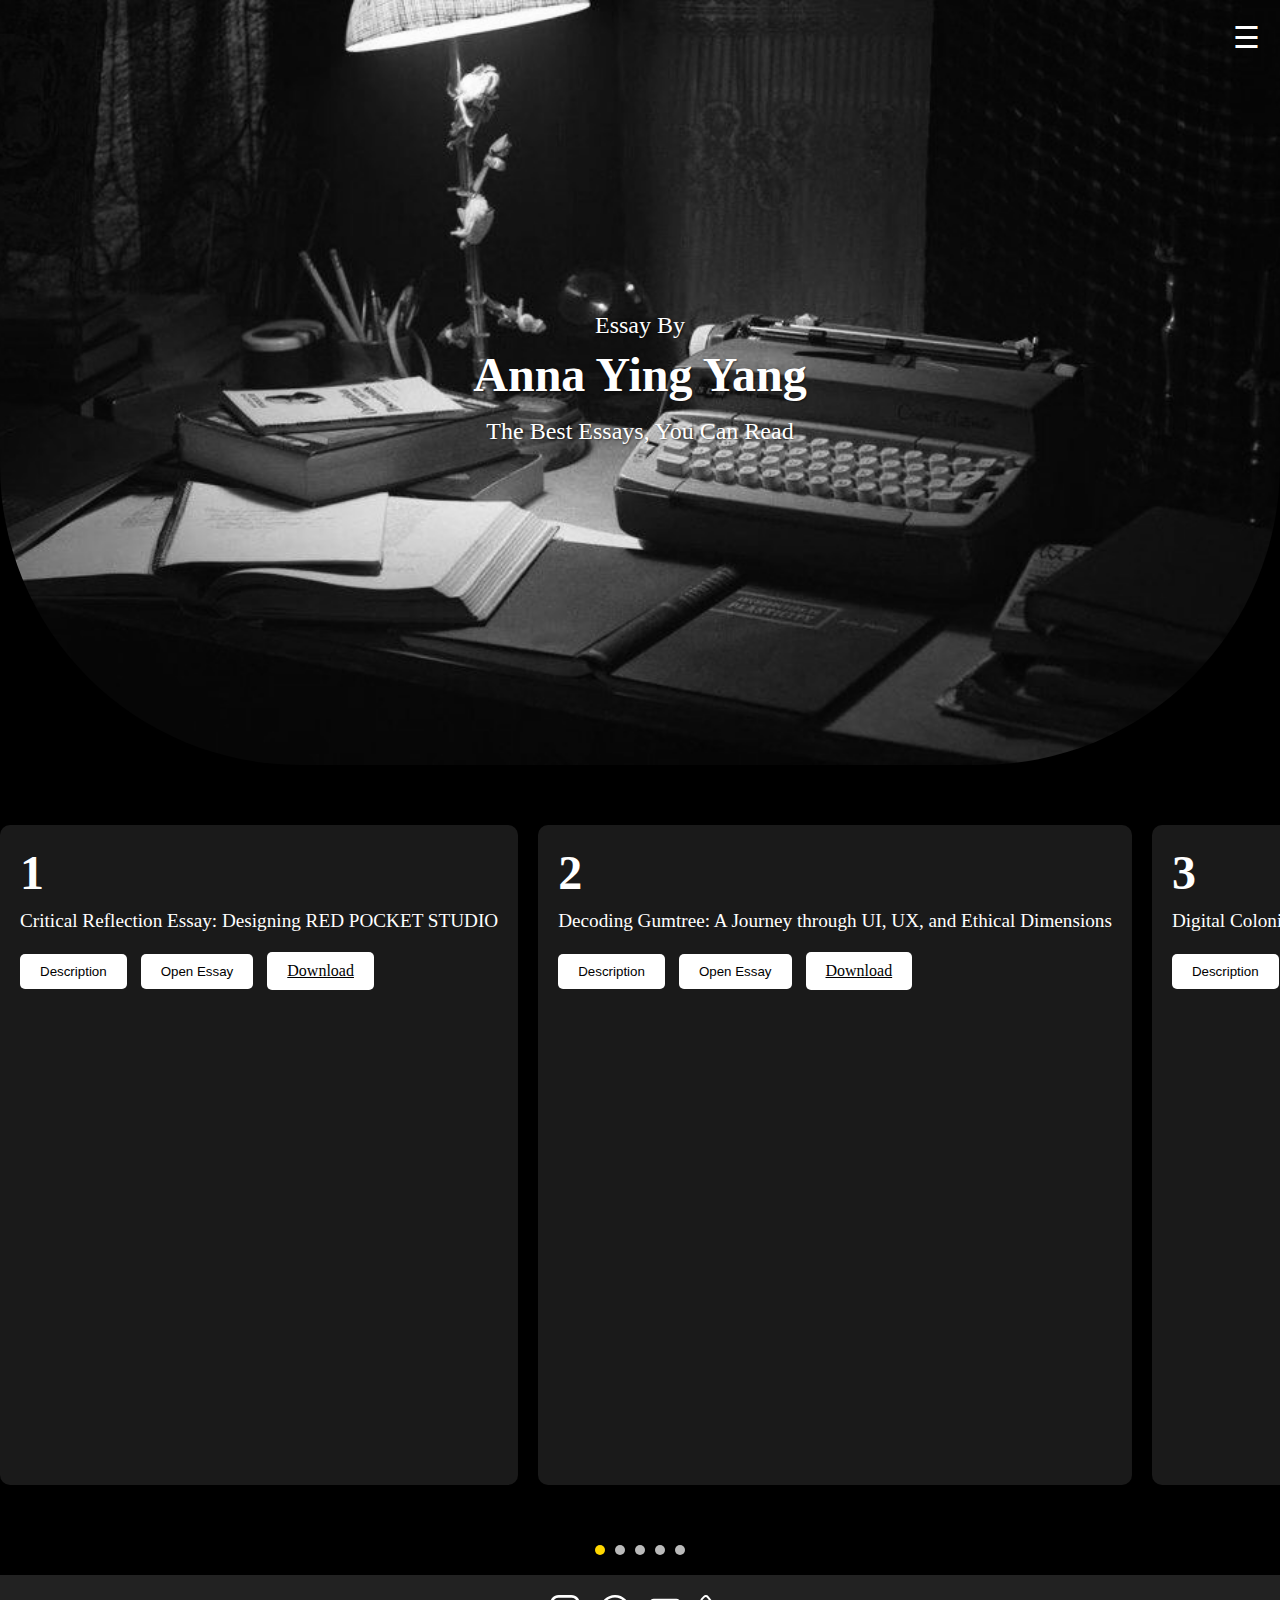
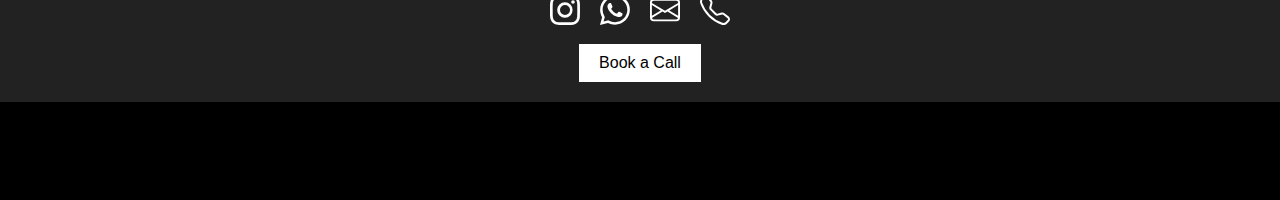
<file: essays.html>
<!DOCTYPE html>
<html lang="en">
<head>
    <meta charset="UTF-8">
    <meta name="viewport" content="width=device-width, initial-scale=1.0">
    <title>Essays | Red Pocket Studio</title>
    <link rel="stylesheet" href="css/essays.css">

    <meta name="description" content="Explore insightful essays on various topics by Anna">
    <meta name="keywords" content="essays, writing, Red Pocket Studio, creative writing, topics, discussion, literature">
    <meta name="author" content="Red Pocket Studio">
    
    <meta property="og:title" content="Essays | Red Pocket Studio">
    <meta property="og:description" content="Explore insightful essays on various topics by Anna ">
    <meta property="og:image" content="https://annayingyang.github.io/Assignment3-2540640/essays.html"> 
    <meta property="og:url" content="https://annayingyang.github.io/Assignment3-2540640/essays.html"> 
    <meta property="og:type" content="website">
</head>
<body>

    <!-- Hero Section -->
    <header class="hero">
        <div class="header-container">
            <p class="slogan">Essay By</p>
            <h1 class="title">Anna Ying Yang </h1>
            <p class="slogan">The Best Essays, You Can Read</p>
        </div>

         <!-- Hamburger Menu -->
         <div class="hamburger" onclick="toggleNav()">&#9776;</div>
         <div id="navOverlay" class="overlay">
             <a href="javascript:void(0)" class="closebtn" onclick="toggleNav()">&times;</a>
             <div class="overlay-content"></div>
         </div>
     </header>

     <main>
        <section class="essay-grid">

            <div class="essay-card" data-essay="4">
                <h2>1</h2>
                <p>Critical Reflection Essay: Designing RED POCKET STUDIO </p>
                <button class="read-more">Description</button>
                <button class="open-essay" data-pdf="Essays/Final.pdf">Open Essay</button>
                <a href="Essays/Final.pdf" class="download" download>Download</a>
               
                <div class="essay-content">
                    <h2>Critical Reflection Essay: Designing RED POCKET STUDIO</h2>
                    <p>In this essay, I reflect on my process of designing and developing a website for RED POCKET STUDIO, a wedding videography and photography service. My goal was to create a site that blends visual appeal with user-friendly functionality, using cost-effective, open-source tools. I discuss my decisions around UI/UX design, interactive features, and SEO strategies, and how these choices support a seamless and engaging experience for users. This project taught me valuable lessons in balancing creativity with technical standards, prioritizing accessibility, and refining my approach based on user feedback.</p>
                    <button class="close">Close</button>
                </div>
            </div>

            <div class="essay-card" data-essay="1">
                <h2>2</h2>
                <p>Decoding Gumtree: A Journey through UI, UX, and Ethical Dimensions</p>
                <button class="read-more">Description</button> <!-- Changed according to feedback to prevent view to open with downloading  -->
                <button class="open-essay" data-pdf="Essays/Essayone.pdf">Open Essay</button>
                <a href="Essays/Essayone.pdf" class="download" download>Download</a>
                <div class="essay-content">
                    <h2>Decoding Gumtree: A Journey through UI, UX, and Ethical Dimensions</h2>
                    <p>Explore the intricate world of Gumtree.co.za through this essay's examination of its user interface (UI) and user experience (UX). Delve into the design intricacies and ethical considerations that shape Gumtree's digital marketplace. Discover how Gumtree's interface engages users while maintaining ethical standards, and uncover the tapestry of user experience woven with accessibility, efficiency, and trustworthiness. Gain insight into Gumtree's role as a bastion of effective UI and UX design in the dynamic digital landscape.</p>
                    <button class="close">Close</button>
                </div>
            </div>
    
            <div class="essay-card" data-essay="2">
                <h2>3</h2>
                <p>Digital Colonialism in Google's Workforce Redistribution: A South African Perspective</p>
                <button class="read-more">Description</button>
                <button class="open-essay" data-pdf="Essays/Essaytwo.pdf">Open Essay</button>
                <a href="Essays/Essaytwo.pdf" class="download" download>Download</a>
                <div class="essay-content">
                    <h2>Digital Colonialism in Google's Workforce Redistribution: A South African Perspective</h2>
                    <p>In this essay, I explore the digital colonialism through the lens of Google's recent workforce shifts, which saw hundreds of jobs moved to countries like India and Mexico. This practice mirrors historical colonial exploitation, creating economic dependency and job insecurity in the Global South. Focusing on South Africa, I highlight the challenges faced by local developers and call for awareness, fair labor practices, and leveraging local strengths to foster a more equitable tech industry. The essay advocates for collective action and global solidarity to combat the exploitative dynamics of digital colonialism.</p>
                    <button class="close">Close</button>
                </div>
            </div>
    
            <div class="essay-card" data-essay="3">
                <h2>4</h2>
                <p>Critical Analysis of "You Draw It: How Family Income Predicts Children’s College Chances" by The New York Times</p>
                <button class="read-more">Description</button>
                <button class="open-essay" data-pdf="Essays/Essaythree.pdf">Open Essay</button>
                <a href="Essays/Essaythree.pdf" class="download" download>Download</a>
               
                <div class="essay-content">
                    <h2>Critical Analysis of "You Draw It: How Family Income Predicts Children’s College Chances" by The New York Times</h2>
                    <p>"You Draw It: How Family Income Predicts Children's College Chances" is a data journalism project published by The New York Times in 2015. With this article, readers can interactively see how family income predicts the chances of children going to college. This is an article where a reader can draw something on canvas, and it will compare the assumption to real data. This procedure is designed to reveal and challenge any of the user's preconceived notions about socio-economic inequalities.</p>
                    <button class="close">Close</button>
                </div>
            </div>
    
            <div class="essay-card" data-essay="4">
                <h2>5</h2>
                <p>Description is still coming</p>
                <button class="read-more">Description</button>
                <button class="open-essay" data-pdf="Essays/Essayfour.pdf">Open Essay</button>
                <a href="Essays/Essayfour.pdf" class="download" download>Download</a>
               
                <div class="essay-content">
                    <h2>Essay 4 Title</h2>
                    <p>Description for essay 4 is still coming.</p>
                    <button class="close">Close</button>
                </div>
            </div>
    
            <div class="essay-card" data-essay="5">
                <h2>6</h2>
                <p>Description is still coming</p>
                <button class="read-more">Description</button>
                <button class="open-essay" data-pdf="Essays/Essayfive.pdf">Open Essay</button>
                <a href="Essays/Essayfive.pdf" class="download" download>Download</a>
               
                <div class="essay-content">
                    <h2>Essay 5 Title</h2>
                    <p>Description for essay 5 is still coming.</p>
                    <button class="close">Close</button>
                </div>
                
            </div>
        </section>

            <div class="dot-navigation">
        <span class="dot active" data-essay="1"></span>
        <span class="dot" data-essay="2"></span>
        <span class="dot" data-essay="3"></span>
        <span class="dot" data-essay="4"></span>
        <span class="dot" data-essay="5"></span>
    </div>

    <div id="pdfModal" class="pdf-modal">
        <div class="modal-content">
            <iframe id="pdfViewer" src="" frameborder="0"></iframe>
            <button class="close-pdf">X</button>
        </div>
    </div>

    </main>
    

     <div id="quoteForm" class="form-overlay">
        <div class="form-content">
            <span class="closebtn" onclick="closeForm()">&times;</span>
            <div id="calendly-widget">
                <!-- Calendly inline widget will be inserted here -->
            </div>
        </div>
    </div>

    <div class="scroll-indicator">
        <span>&#8595;</span> 
    </div> 
    
    
    <script src="jscript/essays.js"></script>
    <script src="jscript/footer.js"></script>
    
     
    

    </body>
    
    
    
    
    </html>
</file>
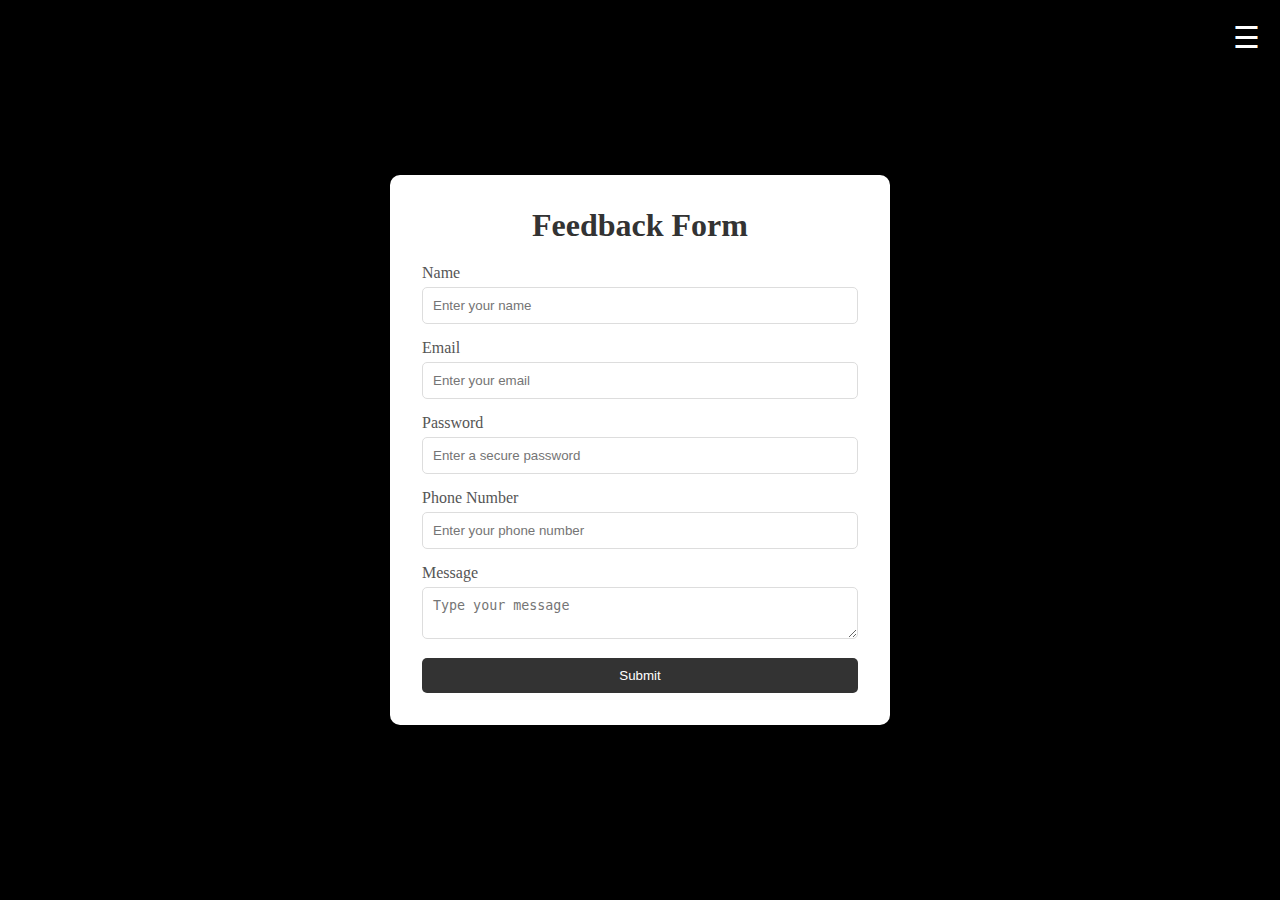
<file: feedback.html>
<!DOCTYPE html>
<html lang="en">
<head>
    <meta charset="UTF-8">
    <meta name="viewport" content="width=device-width, initial-scale=1.0">
    <title>About Us | Red Pocket Studio</title>
    <link rel="stylesheet" href="css/feedback.css">

        <!-- new added Meta Tags for SEO as suggested by Imaan   -->
        <meta name="description" content="Learn about Red Pocket Studio, a team dedicated to capturing your most precious moments through cinematography and photography.">
        <meta name="keywords" content="Red Pocket Studio, wedding videography, event photography, cinematography, storytelling">
        
        
        <meta property="og:title" content="Feedback | Red Pocket Studio">
        <meta property="og:description" content="At Red Pocket Studio, we believe every story deserves to be told in the most captivating way possible. Learn about our mission and our dedicated team.">
        <meta property="og:image" content="https://annayingyang.github.io/Assignment3-2540640/feedback.html"> 
        <meta property="og:url" content="https://annayingyang.github.io/Assignment3-2540640/feedback.html">
        <meta property="og:type" content="website">
</head>

<body>

    
    

         <!-- Hamburger Menu -->
         <div class="hamburger" onclick="toggleNav()">&#9776;</div>
         <div id="navOverlay" class="overlay">
             <a href="javascript:void(0)" class="closebtn" onclick="toggleNav()">&times;</a>
             <div class="overlay-content"></div>
         </div>
     </header>

     <section class="form-section">
        <h1>Feedback Form</h1>
        <form id="contactForm" novalidate>
            <div class="form-group">
                <label for="name">Name</label>
                <input type="text" id="name" placeholder="Enter your name" required>
                <small class="error"></small>
            </div>
            <div class="form-group">
                <label for="email">Email</label>
                <input type="email" id="email" placeholder="Enter your email" required>
                <small class="error"></small>
            </div>
            <div class="form-group">
                <label for="password">Password</label>
                <input type="password" id="password" placeholder="Enter a secure password" required>
                <small class="error"></small>
            </div>
            <div class="form-group">
                <label for="phone">Phone Number</label>
                <input type="tel" id="phone" placeholder="Enter your phone number" required>
                <small class="error"></small>
            </div>
            <div class="form-group">
                <label for="message">Message</label>
                <textarea id="message" placeholder="Type your message" required></textarea>
                <small class="error"></small>
            </div>
            <button type="submit">Submit</button>
            <div id="successMessage" class="success hidden">Thank you! Your message has been successfully submitted.</div>
        </form>
    </section>


    
    
    
    <!-- moved  Footer -->
    
    
    
        <script src="jscript/feedback.js"></script>
        
    
    </body>
    
    
    
    
    </html>
</file>
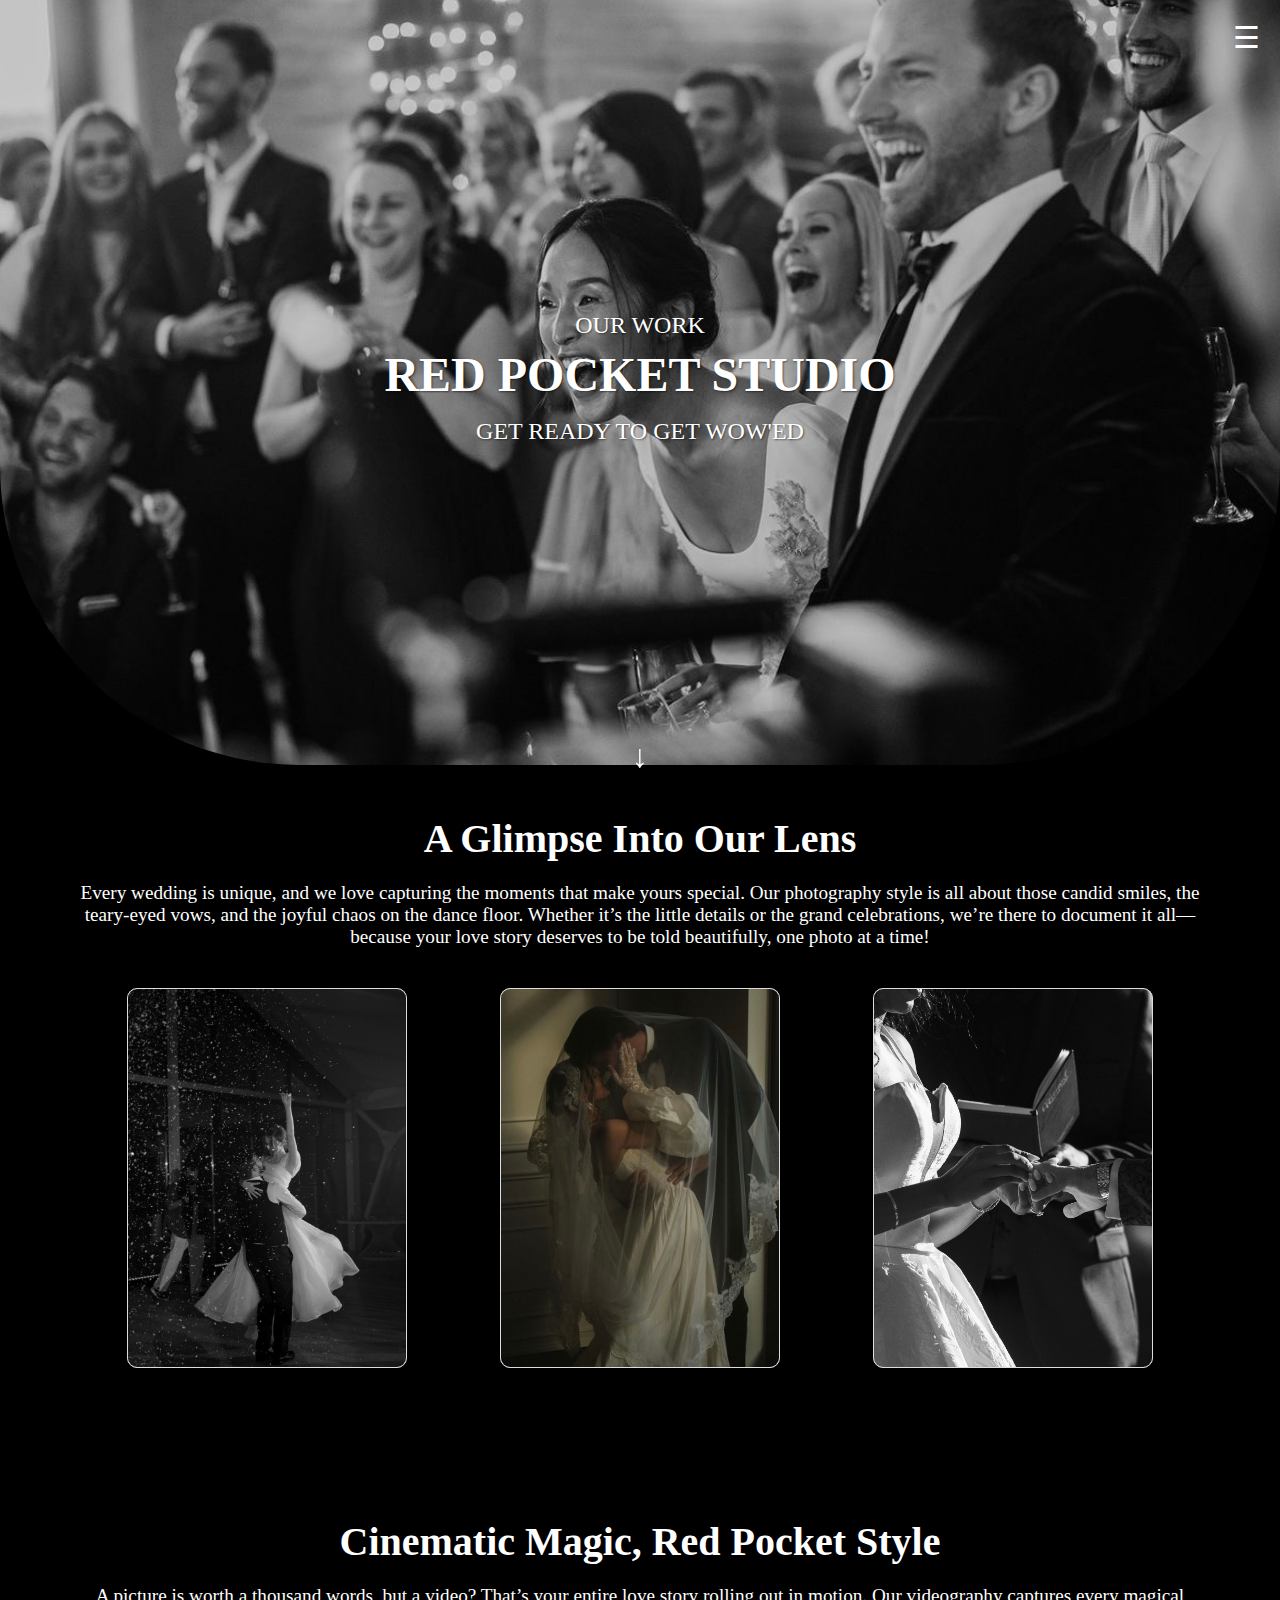
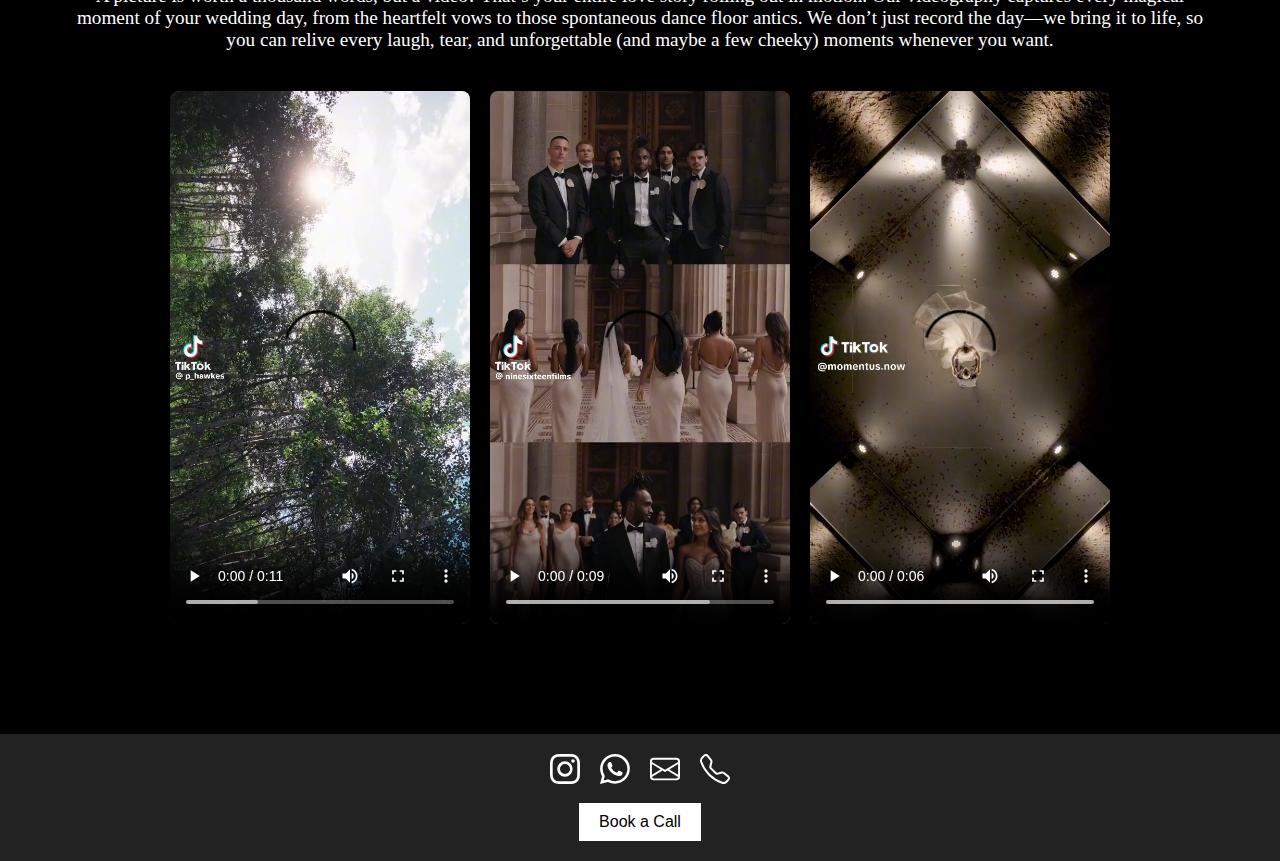
<file: ourwork.html>
<!DOCTYPE html>
<html lang="en">
<head>
    <meta charset="UTF-8">
    <meta name="viewport" content="width=device-width, initial-scale=1.0">
    <title>Our Work | Red Pocket Studio</title>
    <link rel="stylesheet" href="css/ourwork.css">

    <meta name="description" content="Discover our portfolio showcasing stunning videography and photography work from weddings, events, and more. Explore the magic we create at Red Pocket Studio.">
    <meta name="keywords" content="videography portfolio, photography portfolio, wedding videography, event photography, Red Pocket Studio, creative visuals, cinematic storytelling, aesthetic video">
    <meta name="author" content="Red Pocket Studio">
   
    <meta property="og:title" content="Our Work | Red Pocket Studio">
    <meta property="og:description" content="Discover our portfolio showcasing stunning videography and photography work from weddings, events, and more. Explore the magic we create at Red Pocket Studio.">
    <meta property="og:image" content="https://annayingyang.github.io/Assignment3-2540640/ourwork.html"> 
    <meta property="og:url" content="https://annayingyang.github.io/Assignment3-2540640/ourwork.html"> 
    <meta property="og:type" content="website">
</head>
<body>

    <!-- Hero Section -->
    <header class="hero">
        <div class="header-container">
            <p class="slogan">OUR WORK</p>
            <h1 class="title"> RED POCKET STUDIO</h1>
            <p class="slogan">GET READY TO GET WOW'ED</p>
        </div>

         <!-- Hamburger Menu -->
         <div class="hamburger" onclick="toggleNav()">&#9776;</div>
         <div id="navOverlay" class="overlay">
             <a href="javascript:void(0)" class="closebtn" onclick="toggleNav()">&times;</a>
             <div class="overlay-content"></div>
         </div>
     </header>

     <section id="photo-section">
        <div class="container">
            <h2>A Glimpse Into Our Lens</h2>
            <p>
                Every wedding is unique, and we love capturing the moments that make yours special. Our photography style is all about those candid smiles, the teary-eyed vows, and the joyful chaos on the dance floor. Whether it’s the little details or the grand celebrations, we’re there to document it all—because your love story deserves to be told beautifully, one photo at a time!
            </p>
            <div class="photo-grid">
                <div class="photo-card">
                    <div class="photo-item front">
                        <img src="img/disimg4.JPG" alt="Bride and groom sharing a joyful moment on their wedding day">
                    </div>
                    <div class="photo-item back">
                        <p>"This is a fantastic review of the wedding experience!"</p>
                    </div>
                </div>
                <div class="photo-card">
                    <div class="photo-item front">
                        <img src="img/displayimg2.JPG" alt="Couple kissing surrounded by their love">
                    </div>
                    <div class="photo-item back">
                        <p>"The best photographer we could have asked for!"</p>
                    </div>
                </div>
                <div class="photo-card">
                    <div class="photo-item front">
                        <img src="img/img1.JPG" alt="Emotional wedding ring exchanged between the couple">
                    </div>
                    <div class="photo-item back">
                        <p>"Captured every moment perfectly, we love the photos!"</p>
                    </div>
                </div>
            </div>
        </div>
    </section>

    <section id="video-section" class="video-section">
        <div class="container">
            <h2>Cinematic Magic, Red Pocket Style</h2>
            <p>
                A picture is worth a thousand words, but a video? That’s your entire love story rolling out in motion. Our videography captures every magical moment of your wedding day, from the heartfelt vows to those spontaneous dance floor antics. We don’t just record the day—we bring it to life, so you can relive every laugh, tear, and unforgettable (and maybe a few cheeky) moments whenever you want.
            </p>
            <div class="video-grid">
                <div class="video-item">
                    <video controls>
                        <source src="video/video2.mp4" type="video/mp4">
                        Your browser does not support the video tag.
                    </video>
                </div>
                <div class="video-item">
                    <video controls>
                        <source src="video/video3.mp4" type="video/mp4">
                        Your browser does not support the video tag.
                    </video>
                </div>
                <div class="video-item">
                    <video controls>
                        <source src="video/video4.mp4" type="video/mp4">
                        Your browser does not support the video tag.
                    </video>
                </div>
            </div>
        </div>
    </section>
    
    
     <div id="quoteForm" class="form-overlay">
        <div class="form-content">
            <span class="closebtn" onclick="closeForm()">&times;</span>
            <div id="calendly-widget">
                <!-- Calendly inline widget will be inserted here -->
            </div>
        </div>
    </div>
    
    <div class="scroll-indicator">
        <span>&#8595;</span> 
    </div> 
    
    <!-- moved  Footer -->
    
    <button id="backToTop" class="back-to-top">↑ </button>
    
        <script src="jscript/ourwork.js"></script>
        
    
    </body>
    
    
    
    
    </html>
</file>
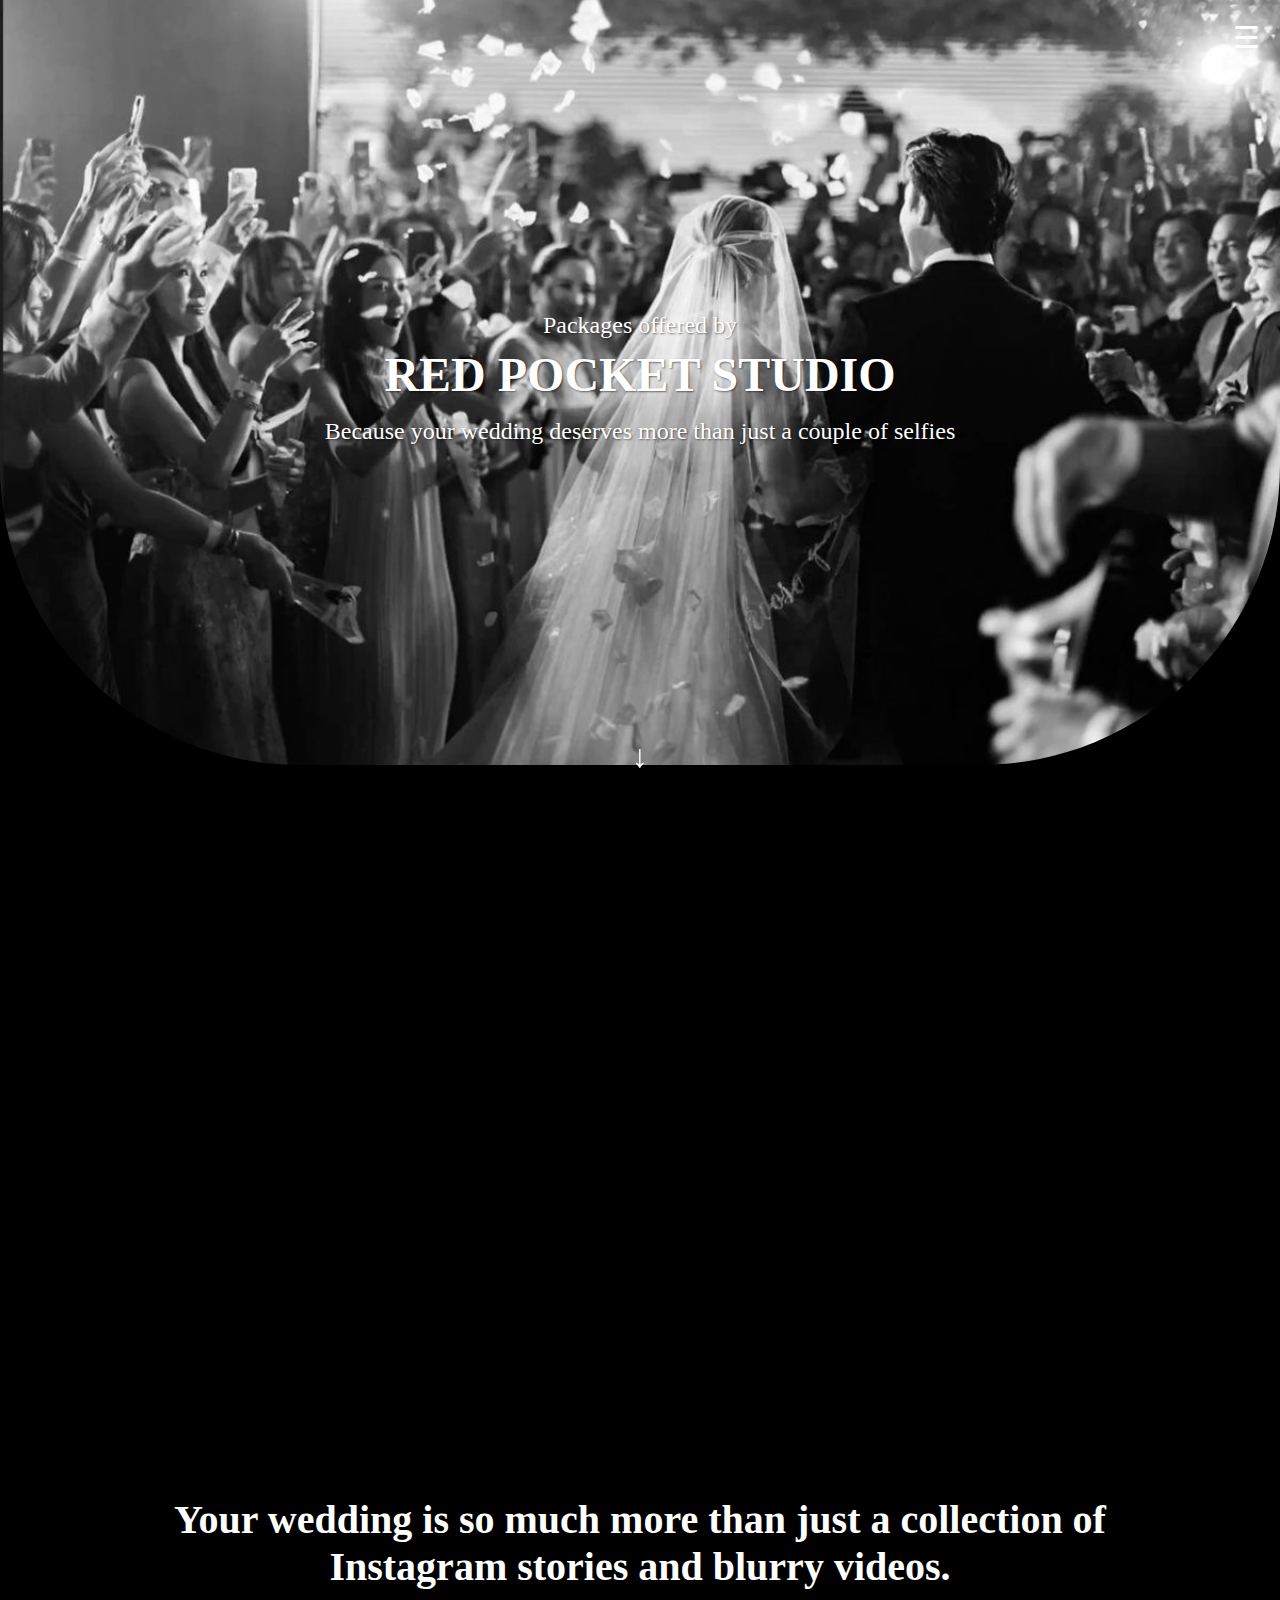
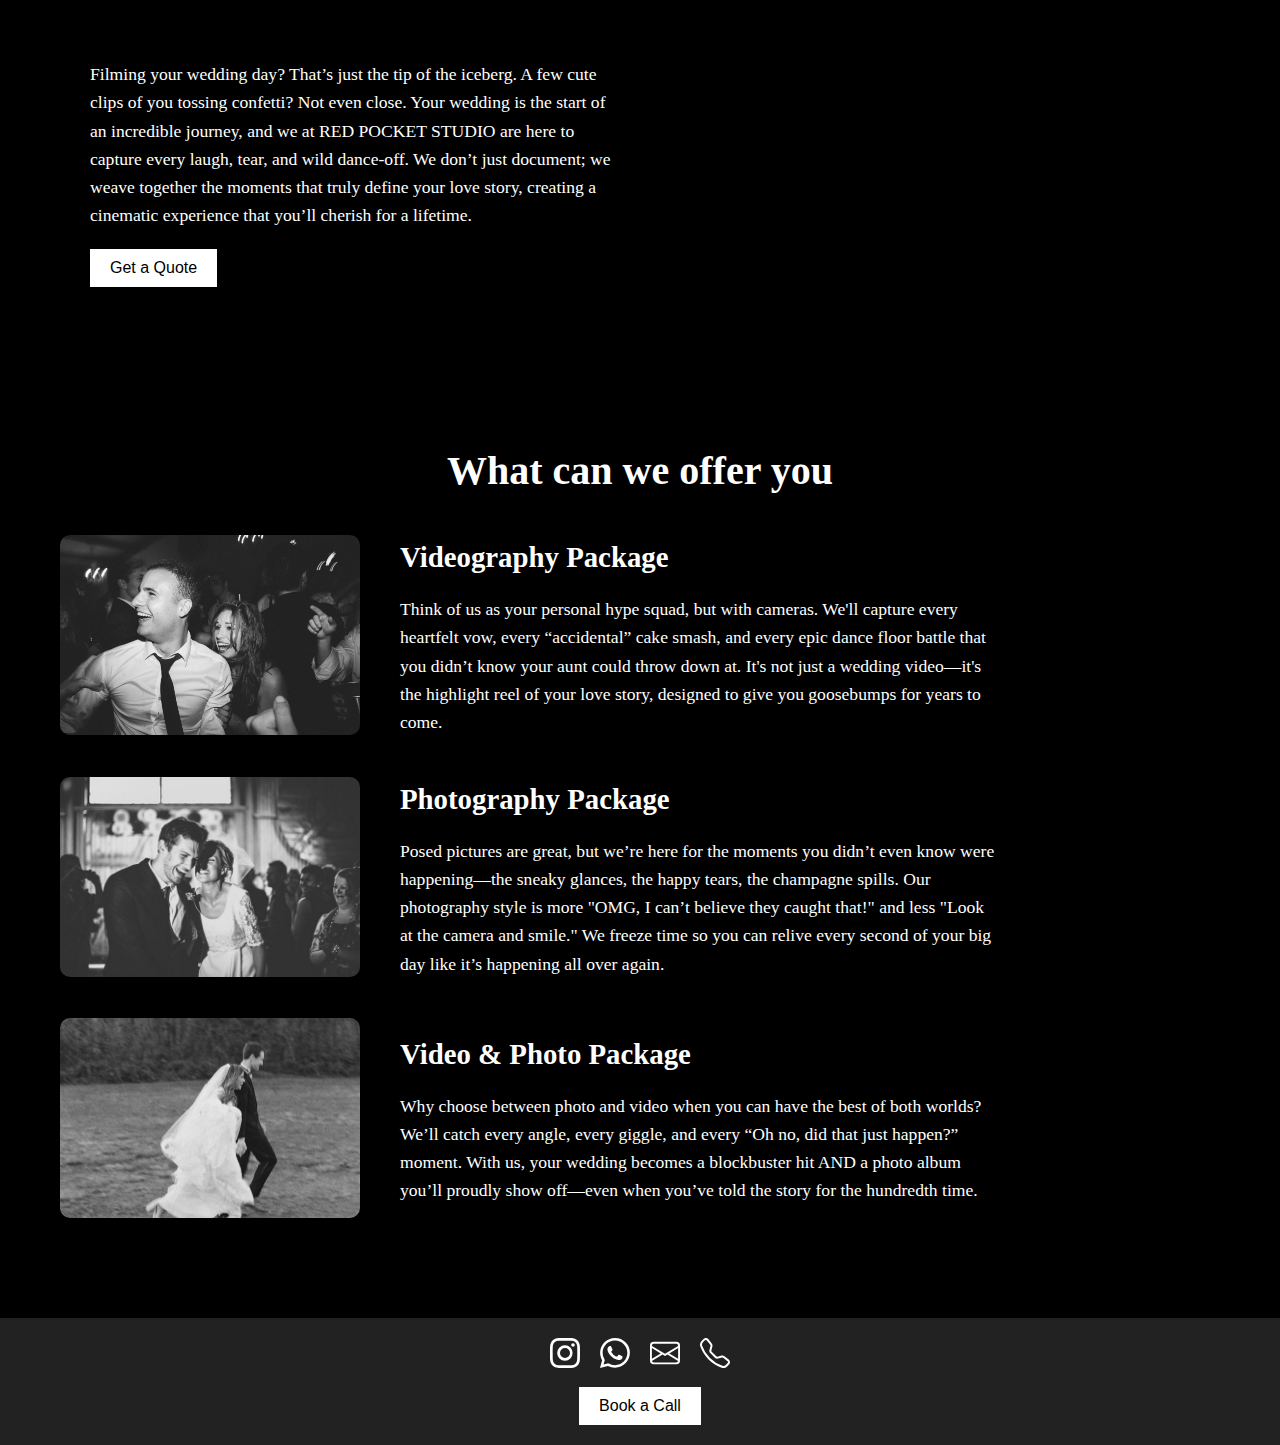
<file: package.html>
<!DOCTYPE html>
<html lang="en">
<head>
    <meta charset="UTF-8">
    <meta name="viewport" content="width=device-width, initial-scale=1.0">
    <title>Packages| Red Pocket Studio</title>
    <link rel="stylesheet" href="css/packages.css">

    <meta name="description" content="Explore our diverse videography and photography packages tailored for weddings, events, and more. Discover how we can capture your special moments with artistry and dedication.">
    <meta name="keywords" content="wedding videography, photography packages, event videography, Red Pocket Studio, cinematic video, wedding packages, photography services">
    <meta name="author" content="Red Pocket Studio">
    
    <meta property="og:title" content="Packages | Red Pocket Studio">
    <meta property="og:description" content="Explore our diverse videography and photography packages tailored for weddings, events, and more. Discover how we can capture your special moments with artistry and dedication.">
    <meta property="og:image" content="https://annayingyang.github.io/Assignment3-2540640/package.html"> 
    <meta property="og:url" content="https://annayingyang.github.io/Assignment3-2540640/package.html"> 
    <meta property="og:type" content="website">
</head>
<body>

    <!-- Hero Section -->
    <header class="hero">
        <div class="header-container">
            <p class="slogan">Packages offered by</p>
            <h1 class="title"> RED POCKET STUDIO</h1>
            <p class="slogan">Because your wedding deserves more than just a couple of selfies</p>
        </div>

         <!-- Hamburger Menu -->
         <div class="hamburger" onclick="toggleNav()">&#9776;</div>
         <div id="navOverlay" class="overlay">
             <a href="javascript:void(0)" class="closebtn" onclick="toggleNav()">&times;</a>
             <div class="overlay-content"></div>
         </div>
     </header>


<!-- Story Section -->

<div class="story-container"> 
    <section class="story-section">
        <h2 class="story-heading">Every wedding tells a story,</h2>
        <p class="story-text">
            And we’re your front-row seat to the spectacle! How do we pull it off? By slipping microphones on your nearest and dearest to capture those unfiltered moments. We’re like your wedding’s unofficial hype squad, trailing behind you to catch all the laughs, tears, and those "Did that just happen?" moments.
        </p>
        <p class="story-text">
            Sound different? Absolutely! At Red Pocket Studio, we believe every wedding deserves a highlight reel that’s as unforgettable as your dance moves—and we’re here to make that happen!
        </p>
    </section>
</div>

<!-- Package Section -->
<section class="package-section">
    <h2 class="package-heading">Your wedding is so much more than just a collection of Instagram stories and blurry videos.</h2>
    <div class="package-content">
        <div class="package-text">
            <p>
                Filming your wedding day? That’s just the tip of the iceberg. A few cute clips of you tossing confetti? Not even close. Your wedding is the start of an incredible journey, and we at RED POCKET STUDIO are here to capture every laugh, tear, and wild dance-off. We don’t just document; we weave together the moments that truly define your love story, creating a cinematic experience that you’ll cherish for a lifetime.
            </p>
            <button class="quote-btn" onclick="openForm()">Get a Quote</button>
        </div>
        <div class="package-video">
            <iframe width="560" height="315" src="https://www.youtube.com/embed/3wDnIk5tuwY" frameborder="0" allow="accelerometer; autoplay; clipboard-write; encrypted-media; gyroscope; picture-in-picture" allowfullscreen></iframe>
        </div>
    </div>
</section>


<!-- What Can We Offer Section -->
<section class="offer-section">
    <h2 class="offer-heading">What can we offer you</h2>
    
    <div class="offer-item">
        <img src="img/imghor1.JPG" alt="Videography Package capturing heartfelt vows and dance floor moments" class="offer-image" onclick="openForm()"> <!-- changed alt as suggested on the feeback from Imaan  -->
        <div class="offer-text">
            <h3>Videography Package</h3>
            <p>Think of us as your personal hype squad, but with cameras. We'll capture every heartfelt vow, every “accidental” cake smash, and every epic dance floor battle that you didn’t know your aunt could throw down at. It's not just a wedding video—it's the highlight reel of your love story, designed to give you goosebumps for years to come.</p>
        </div>
    </div>

    <div class="offer-item">
        <img src="img/imghor2.JPG" alt="Photography Package capturing candid moments and joyful celebrations" class="offer-image" onclick="openForm()">
        <div class="offer-text">
            <h3>Photography Package</h3>
            <p>Posed pictures are great, but we’re here for the moments you didn’t even know were happening—the sneaky glances, the happy tears, the champagne spills. Our photography style is more "OMG, I can’t believe they caught that!" and less "Look at the camera and smile." We freeze time so you can relive every second of your big day like it’s happening all over again.</p>
        </div>
    </div>

    <div class="offer-item">
        <img src="img/imghor4.jpg" alt="Comprehensive Video & Photo Package for capturing every wedding detail" class="offer-image" onclick="openForm()">
        <div class="offer-text">
            <h3>Video & Photo Package</h3>
            <p>Why choose between photo and video when you can have the best of both worlds? We’ll catch every angle, every giggle, and every “Oh no, did that just happen?” moment. With us, your wedding becomes a blockbuster hit AND a photo album you’ll proudly show off—even when you’ve told the story for the hundredth time.</p>
         
        </div>
    </div>
</section>

<div class="scroll-indicator">
    <span>&#8595;</span> 
</div> 


<div id="quoteForm" class="form-overlay">
    <div class="form-content">
        <span class="closebtn" onclick="closeForm()">&times;</span>
        <div id="calendly-widget">
            <!-- Calendly inline widget will be inserted here -->
        </div>
    </div>
</div>

<button id="backToTop" class="back-to-top">↑ </button>


    <script src="jscript/packages.js"></script>
    

</body>




</html>
</file>
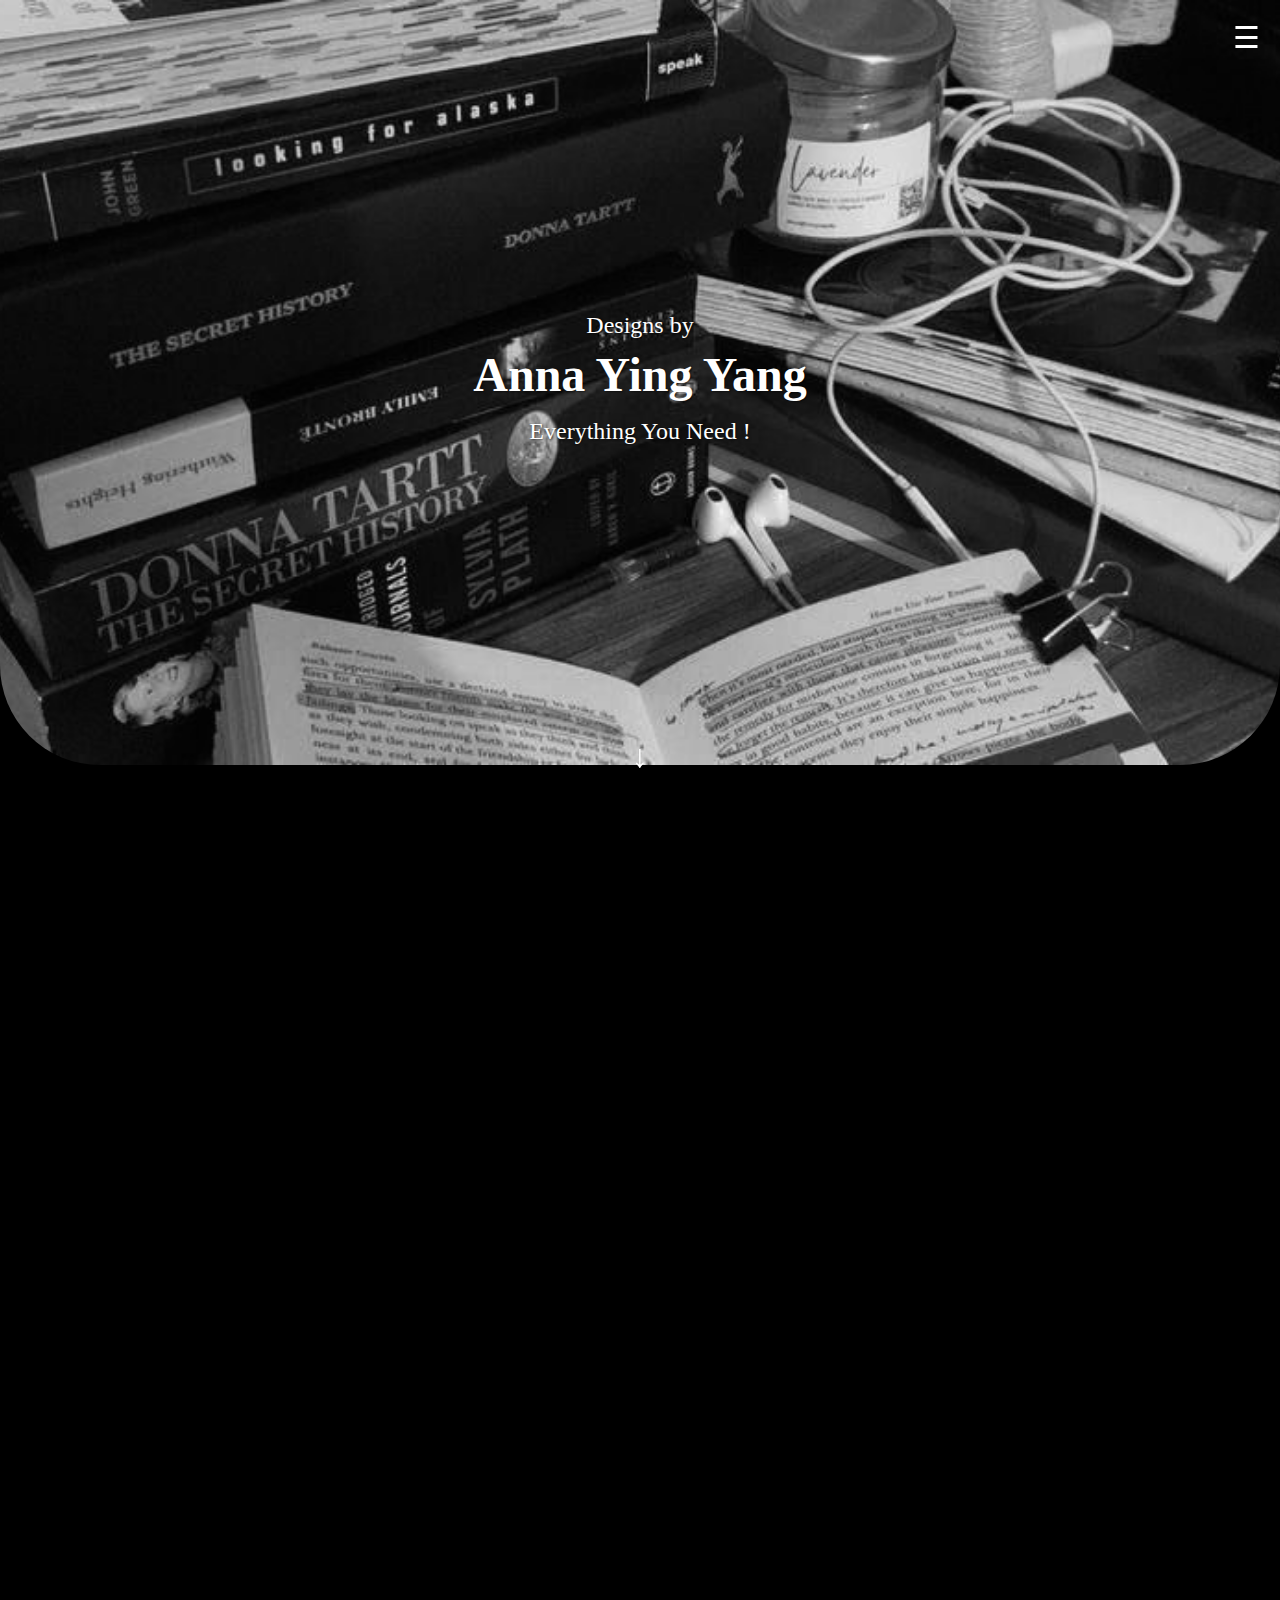
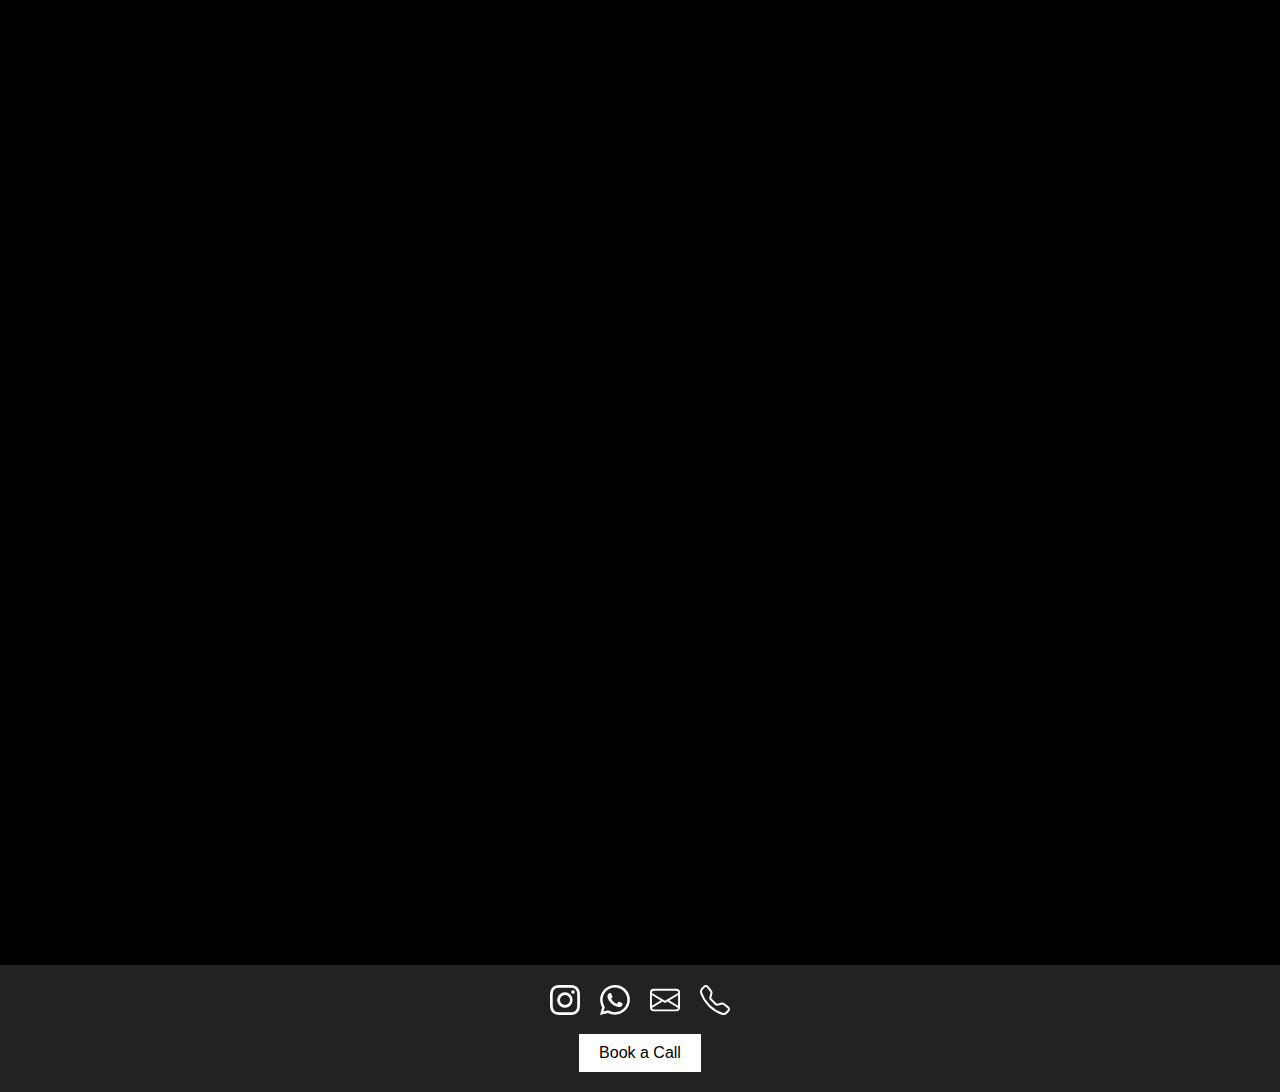
<file: wireframes.html>
<!DOCTYPE html>
<html lang="en">
<head>
    <meta charset="UTF-8">
    <meta name="viewport" content="width=device-width, initial-scale=1.0">
    <title>Design | Red Pocket Studio</title>
    <link rel="stylesheet" href="css/wireframes.css">

    <meta name="description" content="Wireframes that shows all my thoughts behind this website ">
    <meta name="keywords" content="University work, develop website, website, coding, website design, wireframes">
    <meta name="author" content="Red Pocket Studio">
    
    <meta property="og:title" content="Wireframes | Red Pocket Studio">
    <meta property="og:description" content="Thoughts behind this website">
    <meta property="og:image" content="https://annayingyang.github.io/Assignment3-2540640/wireframes.html"> 
    <meta property="og:url" content="https://annayingyang.github.io/Assignment3-2540640/wireframes.html"> 
</head>
<body>

    <!-- Hero Section -->
    <header class="hero">
        <div class="header-container">
            <p class="slogan">Designs by</p>
            <h1 class="title">Anna Ying Yang </h1>
            <p class="slogan">Everything You Need !</p>
        </div>

         <!-- Hamburger Menu -->
         <div class="hamburger" onclick="toggleNav()">&#9776;</div>
         <div id="navOverlay" class="overlay">
             <a href="javascript:void(0)" class="closebtn" onclick="toggleNav()">&times;</a>
             <div class="overlay-content"></div>
         </div>
     </header>

     <main>
        <div class="sidebar">
            <ul>
                <li><a href="#InitialWireframeConcepts">Initial Wireframe Concepts</a></li>
                <li><a href="#homePage">Home Page</a></li>
                <li><a href="#aboutPage">About Us Page</a></li>
                <li><a href="#packagesPage">Packages Page</a></li>
                <li><a href="#ourWorkPage">Our Work Page </a></li>
                <li><a href="#OnlinePage">Online Invitation Page</a></li>
                <li><a href="#designPage">Design Page</a></li>
                <li><a href="#essayPage">Essay Page</a></li>
                <li><a href="#formPage">Form Page</a></li>
                <li><a href="#styleProcess">Style Guide</a></li>
                
                

            </ul>
        </div>

        
        <div class="content-grid">

<!-- Text section -->
            <section id="InitialWireframeConcepts" class="content-item">
                <h1>Initial Wireframe Concepts</h1>
                <div class="content-details">
                    
                    <div class="image-container">
                    <img src="Wireframes/initialwire.jpg" alt="Initial Wireframe Red Version">
                    </div>
                    <h2> Initial Wireframe (Red Version) </h2>
                    <p>
                        The initial red-themed wireframe for the Red Pocket Studio website aimed to establish a bold and eye-catching introduction to the brand. However, upon review, it became apparent that the execution did not align with the intended luxury feel. Instead, the design elements and overall composition gave off a more basic, almost template-like aesthetic that could be perceived as cheap or underwhelming for a brand positioning itself as premium.    
                    </p>
                    <h2> Detailed Critique of the Initial Design </h2>
                    <p>
                        The bright red color scheme, while attention-grabbing, risked overpowering the content and giving a sense of urgency or informality. For a brand like Red Pocket Studio that seeks to evoke elegance and sophistication, this choice inadvertently detracted from that image. The use of such a bold color can work well for playful or energetic brands but fell short of conveying the luxury, timelessness, and artistry associated with high-end wedding videography.   
                    </p>
                    <p>
                        Navigation and Usability: The menu was functional but did not incorporate modern UX practices such as dropdowns or hover effects to enhance exploration.
                    </p>
                    <p>
                        The typography, while large and clear, lacked refinement. The combination of bold, basic fonts and minimal styling contributed to a less polished appearance. The layout, though structured, felt rigid and lacked the fluidity expected in luxury web design. There was no sense of storytelling or depth that would draw users into an immersive experience.    
                    </p>
                    <h2>Spacing and Layout</h2>
                    <p>
                        The red wireframe utilized a basic, grid-like layout that felt static and lacked the dynamic flow expected of a luxury UI. There was minimal use of white space, which gave the design a cluttered appearance and reduced the emphasis on key content areas. Luxury design relies on generous white space to highlight content and create a sense of exclusivity. The compact spacing in the initial version contributed to a less premium look, making the site feel more like an informative page than an immersive experience.    
                    </p>
                    <h2> Overall User Experience (UX) Impact</h2>
                    <p>
                        The UI decisions in the red version created a user experience that felt direct and functional but not luxurious. Users seeking premium services expect a certain level of elegance and seamless interaction from the moment they land on the page. The initial red design, lacking these elements, risked leaving potential clients unimpressed and unconvinced of the brand’s value.    
                    </p>
                    <h2> Feedback from reviews</h2>
                    <p>
                        One critical piece of feedback I received during the review process was that the combination of red and yellow in the initial design unintentionally evoked a "Cornhub vibe." This was due to the bold, high-contrast pairing of these colors, which are commonly associated with more playful or adult-themed brands rather than a luxury, high-end service. While red and yellow can be powerful when used correctly, in this context, they clashed and created an impression that was far from the sophisticated and refined look I intended for Red Pocket Studio.    
                    </p>
                    <h2> Feedback from tutor </h2>
                    <p>
                        Based on my tutor's valuable feedback, I've made several adjustments to enhance my website project. First, I've started creating a comprehensive style guide to clearly outline my design choices, ensuring consistency in the color palette, typography, and overall branding.
                    </p>
                    <p>
                        For the technical aspect, I’ve decided on an API that aligns well with the site's theme and narrative, and I'm exploring how to integrate it seamlessly. I've developed a more detailed approach for data visualization, focusing on how it can add depth to the user experience and provide insightful information. I'll be documenting this integration process to highlight my choices and the reasoning behind them.   
                    </p>
                    <p>
                        In terms of wireframes, I've refined my earlier drafts, moving away from brainstorming layouts to more finalized options with precise details. This includes annotated wireframes, so viewers can see my thought process and how critical feedback has shaped the design.   
                    </p>
                    
                   
                  
                </div>
                <button class="read-more">Read More</button>
            </section>

             <!-- Home page  -->

            <section id="homePage" class="content-item">
                <h1>Home Page Wireframes</h1>
                <div class="content-details">
                    <h2>Wireframes for Home Page</h2>
                    <div class="image-container">
                    <img src="Wireframes/homewire.jpg" alt="Wireframe 1: Home Page">
                    </div>
                    <h2> Hero Section </h2>
                    <p> 
                        The top section immediately grabs the user's attention with a full-width hero image or video, offering a striking visual representation that embodies the brand’s identity. The decision to make this section prominent and immersive reflects an understanding of first impressions and their importance in engaging the user.
                    </p>
                    <h2> Navigation</h2>
                    <p>
                        The navigation bar is designed to be accessible yet unobtrusive, allowing users to explore the website without distractions. By placing navigation links intuitively, the design ensures that users can effortlessly locate different sections, reducing cognitive load. The hover effects on these links provide subtle feedback, enhancing usability and visual interaction, which adds a layer of polish and user engagement. 
                    </p>
                    <h2> YouTube Video and Text Introduction</h2>
                    <p>
                        Directly below the hero section, I embedded a YouTube video alongside a short introductory text. This video serves as a visual showcase of our work, giving potential clients an immediate sense of our style and capabilities. The decision to embed a video was deliberate: video content allows for a deeper emotional connection and demonstrates the quality of our work in a way that static images can’t. The accompanying text offers a brief overview, ensuring that the context of the video is clear. This setup invites visitors to engage with our content in a way that feels both natural and informative.
                    </p>
                    <h2>Animated Count-Up Number  </h2>
                    <p>
                        One of the standout elements on the homepage is the animated counter, which highlights an impressive metric — “1.5k weddings.” I added this dynamic feature to capture attention immediately, presenting credibility and experience without lengthy explanations. The count-up animation draws the viewer’s eye to this figure and lends an element of excitement, giving a sense of scale and impact that static text alone wouldn’t achieve. It creates an interactive feel on the homepage, inviting users to pause and take note.  
                    </p>
                    <h2>Client Review Animation </h2>
                    <p>
                        This choice emphasizes a sense of ongoing engagement and adds social proof in a non-intrusive way. Each time the reviews cycle, it subtly reinforces the reputation and feedback without overwhelming the user with lengthy testimonials. The automated transition serves a dual purpose: showcasing multiple perspectives while keeping the layout clean and uncluttered.  
                    </p>
                    <h2> About Us section </h2>
                    <p>
                        The “About Us” section is crafted to convey the identity and ethos behind the service in a concise but impactful format. I designed this section to act as a bridge between the visual elements above and the more detailed content below. Its placement and layout aim to build rapport, providing just enough information to personalize the brand while keeping the focus on user experience.   
                    </p>
                    <h2>Core Value Section ('Your Choice, Our Mission') </h2>
                    <p>
                        This section introduces users to the brand's values, reinforcing the company's mission in a visually engaging manner. The choice to keep the images within specific dimensions conveys a sense of uniformity and professionalism, contributing to the overall aesthetic. This size also keeps images large enough to be impactful while not overwhelming the page layout, showcasing a balanced approach to visual weight and spacing. 
                    </p>
                    <h2> Package Highlight </h2>
                    <p> 
                        The clickable images in this section not only serve as visual elements but also function as entry points to further information, effectively combining aesthetics with interactivity. This design decision reflects a user-centric approach, making it easy for users to explore additional services without excessive scrolling or complex navigation.
                    </p>
                    <h2> Footer Design, Hero and Navigation </h2>
                    <p>
                        As with the navigation and hero sections, I ensured the footer remains the same across all pages. This section serves not just as a standard end-of-page element but as a final touchpoint for user interaction. The footer includes links to social media, contact information, and additional resources, all designed to be quickly accessible. This consistent placement is deliberate, encouraging users to explore other sections without disrupting the visual flow or creating an abrupt ending to their visit.  
                    </p>
                    <h2> API Integration </h2>
                    <p> 
                        The footer includes clickable links to social media and communication channels, providing users with multiple ways to connect with the brand. By using icons rather than plain text, the design creates a more intuitive and accessible interface, catering to users' expectations of modern web functionality.
                    </p>
                  
                </div>
                <button class="read-more">Read More</button>
            </section>

            <!-- about us page  -->

            <section id="aboutPage" class="content-item">
                <h1>About Us Wireframes</h1>
            
                <div class="content-details">
                    <h2>WireFrame for About Us Page</h2>
                    <div class="image-container">
                    <img src="Wireframes/aboutwire.jpg" alt="Wireframe for the about us page, rough sketches with annotation ">
                </div>
                    <h2> Team Section </h2>
                    <p>
                        I designed the team section using circular portraits and concise bios to foster a sense of familiarity and human connection. Circular shapes often imply unity and approachability, which aligns with my intention to make the team appear personable and relatable. This visual layout not only helps visitors learn about the team but also subtly builds trust by showcasing the real people behind the company.  
                    </p>
                    <h2> Video Section with Accompanying Text </h2>
                    <p>
                        I included an introductory video, positioned on the left, accompanied by a short, well-crafted text on the right. This combination was intentional, aiming to cater to both visual and reading preferences. The video serves as a dynamic touchpoint that allows users to grasp the essence of the company visually, 
                    </p>
                    <h2> Quote Button </h2>
                    <p>
                        The placement ensures users don’t need to scroll back up, making the experience more seamless and user-friendly.
                    </p>
                
                </div>
                <button class="read-more">Read More</button>
            </section>

            <!--  pakages page  -->

            
            <section id="packagesPage" class="content-item">
                <h1>Pakages Page WireFrames </h1>
                <div class="content-details">
                    <h1> Wireframes for  Pakages Page </h1>
                    <div class="image-container">
                    <img src="Wireframes/packageswire.jpg" alt=" Wireframes for the Packages page rough skethes with annotation">
                    </div>
                    <h2> Hero Section </h2>
                    <p>
                        Similar to the to all the other page, I chose a prominent heading here that clearly indicates the page’s focus: showcasing our packages. The navigation in the top-right corner remains consistent, reinforcing a stable, recognizable layout that enhances ease of use. This consistency across pages is critical for users, as it promotes familiarity and reduces cognitive load.
                    </p>
                    <h2> Video Section</h2>
                    <p>
                        The video section here serves as a dynamic introduction to the package options. By showing a video before presenting detailed package descriptions, I’m giving users an opportunity to experience our style and storytelling approach. The video acts as a teaser, drawing users in with visual examples of what they can expect from each package.
                    </p>
                    <h2> Clickable Package & Description</h2>
                    <p>
                        The clickable images for each package are carefully placed to offer users a straightforward way to explore specific services in detail. These images serve as direct entry points, allowing users to explore packages that resonate with them visually. By making them clickable, I am removing extra steps in the navigation process.
                    </p>
                    <p>
                        Each package description is positioned next to the image gallery to provide users with further detail. This hierarchy—from visuals to text—was chosen to engage users initially through imagery, then provide supporting information for those who want a deeper understanding of our offerings.
                    </p>
                
                </div>
                <button class="read-more">Read More</button>
            </section>

              <!--  Our work page -->

            
              <section id="ourWorkPage" class="content-item">
                <h1>Our Work Wireframes </h1>
                <div class="content-details">
                    <h1> Wireframes for Our Work Page </h1>
                    <div class="image-container">
                    <img src="Wireframes/ourwork_wire.jpg" alt=" Wireframes for Our work  page rough skethes with annotation">
                    </div>
                    <h2>Hero Section:</h2>
                    <p> At the top of the page, I’ve implemented a hero section that shows the heading “OUR WORK” with the studio name “RED POCKET STUDIO.” The large, centered typography and minimal design here create a powerful first impression.
                         This choice is meant to establish professionalism and give users a sense of trust in the studio’s capabilities. 
                         By using a simple, direct heading,I guide users to immediately understand the purpose of the page without overwhelming them with too much information.
                         </p>
                    <h2>Bouncing Icon for Scrolling</h2>
                    <p>
                        Directly under the hero section, there’s a subtle bouncing icon.  I included this as a visual cue to improve engagement, ensuring users don’t miss the content below (suggested by Imaan).  
                    </p>
                    <h2> Picture Cards - Click & Flip Interaction</h2>
                    <p>
                        Directly beneath the hero section, I’ve implemented a clickable, flip-style image gallery. Each picture card is designed to flip when clicked, creating an interactive experience that invites users to engage with the content actively rather than passively. The flip animation provides visual feedback and offers a sense of discovery, encouraging users to explore each element in a playful, yet purposeful way. This approach also breaks away from a static image gallery, adding dynamism to the layout.
                    </p>
                    <h2> Video Section </h2>
                    <p>
                        The video segment is situated towards the bottom of the page, offering an immersive, multimedia experience. By placing this content at the end, I create a hierarchy where images lead to text, which then transitions into video. This progression reflects the user journey — capturing attention with visuals, building trust with descriptive text, and then fully engaging users with motion and sound.
                    </p>
                
                </div>
                <button class="read-more">Read More</button>
            </section>

            <!--  Online page -->

            
            <section id="OnlinePage" class="content-item">
                <h1>Online Inivitation Wireframes  </h1>
                <div class="content-details">
                    <h1> Wireframes for "Online Invitation" Page </h1>
                    <div class="image-container">
                    <img src="Wireframes/onlinewire.jpg" alt=" Wireframes for Online Inivitation page  rough skethes with annotation">
                    </div>
                    <h2> 3D Modal </h2>
                    <p>
                        A 3D model of a digital invitation on a smartphone immediately sets the theme, showing a forward-thinking design that reflects the company’s creativity. 
                        This design choice was meant to provide an immediate visual representation of the product, showcasing the modern and interactive nature of the service. I wanted visitors to understand at a glance that this isn’t just any invitation—it’s a personalized, tech-savvy solution.
                    </p>
                    <h2> API Integration </h2>
                    <p>
                        The decision to add a weather API was based on anticipating user needs beyond just viewing the product. Knowing that weather can impact event planning, I included a feature where users can input their wedding date and instantly receive weather predictions. This not only adds value but also reinforces the idea that this page is thoughtfully designed with the user's overall wedding experience in mind.
                    </p>
                    <h2> New added Data visualization</h2>
                    <div class="image-container">
                        <img src="Wireframes/bubble graph.png" alt=" Wireframes for the new added data visualization">
                        </div>
                    <p> 
                        This bubble chart is an interactive visualization designed to represent diamond pricing data, offering users a way to explore various diamond attributes visually. Each bubble represents a diamond, with the bubble’s size indicating carat weight and its color reflecting a specific diamond hue (e.g., blue, pink, or orangey). This chart lets users quickly identify trends, such as price variations by size and color, making it ideal for potential clients interested in diamond-related products or services.

                    </p>
                    <p>
                        In the context of a wedding website, this chart provides a captivating, data-driven insight that can appeal to couples considering custom engagement rings or luxury items. By visually emphasizing diamond attributes and prices, it aligns with the wedding theme of elegance, quality, and personalization, adding an educational, engaging layer to the website’s offerings.
                    </p>
                
                </div>
                <button class="read-more">Read More</button>
            </section>

            <!--  designPage -->

            
            <section id="designPage" class="content-item">
                <h1> Design Page Wireframes  </h1>
                <div class="content-details">
                    <h1> Wireframes for Design Page </h1>
                    <div class="image-container">
                    <img src="Wireframes/wireframe.jpg" alt=" Wireframes for Design page  rough skethes with annotation">
                    </div>
                    <h2> clickable Side Menu </h2>
                    <p>
                        The side menu provides direct access to various design categories, which allows users to navigate specific sections based on their interests. Placing it on the left side gives users a consistent frame of reference as they scroll, making it easier to locate and switch between sections.
                    </p>
                    <h2> Content Section </h2>
                    <p>
                        Rather than displaying all information at once, I’ve incorporated "Read More" buttons within each section, allowing users to engage with additional content if they’re interested. The collapsible design is especially useful for mobile and smaller screens, where excessive text can feel overwhelming. The "Read More" buttons therefore balance accessibility with a clean, organized layout, allowing users to control their own information intake.
                    </p>
                
                </div>
                <button class="read-more">Read More</button>
            </section>

            <!-- Essay page setion-->

            <section id="essayPage" class="content-item">
                <h1>Essay Page WireFrames</h1>
                <div class = "content-details">
                    <h1>Wireframes for Essay Page </h1>
                    <div class="image-container">
                    <img src="Wireframes/essaywire.jpg" alt=" Wireframes for Essay Page rough sketches with annotation">
                    </div>
                    <h2> Essay Cards</h2>
                    <p> 
                        I structured the essay cards to cater to different types of user engagement. Each card includes a brief title, a “Description” button for users who want more context, a “Read Essay” button for immediate access, and a “Download” button for those who need to save the content for later. This design choice reflects my understanding that users may approach content differently—some may want to browse quickly, while others seek in-depth reading. By incorporating these options, I aimed to make the user experience as versatile as possible.
                    </p>
                    <h2> Dot Scroller</h2>
                    <p>
                        The dot scroller underneath the essay cards is an essential part of the design that enhances user interaction and ease of navigation. I implemented this feature to give visitors a clear indication that there is more content available beyond what they initially see on the screen. This subtle but effective design choice encourages users to engage with multiple essays, creating an interactive experience. 
                    </p>

                </div>
                <button class="read-more">Read More</button>
            </section>

            <!-- Form page setion-->

            <section id="formPage" class="content-item">
                <h1>Form Page Wireframes</h1>
                <div class = "content-details">
                    <h1>Wireframes for  Form Page </h1>
                    <div class="image-container">
                    <img src="Wireframes/form wire.png" alt=" Wireframes for Essay Page rough sketches with annotation">
                    </div>
                    

                </div>
                <button class="read-more">Read More</button>
            </section>

            <!-- style process setion-->

            <section id="styleProcess" class="content-item">
                <h1> Style Guide for website</h1>
                <div class = "content-details">
                    <h1>Style guide </h1>
                    <h2>Color Palette </h2>
                    <div class="image-container">
                    <img src="Wireframes/1.png" >
                    </div>
                    
                    <p>The primary colors in this design are black, white, grey, and yellow. Each color has been carefully chosen for its specific function and role in supporting the site’s visual hierarchy and branding. </p>
                    <p>
                        Black: Used as a background color on most sections, black provides a modern, sleek look that complements the brand’s focus on luxury and professionalism. Black grounds the visual experience, giving other elements more contrast and emphasis.
                    </p>
                    <p>
                        White: Primarily used for text and negative space, white enhances readability and provides a strong contrast against the black background. By using white for the main text, I create a clean, high-contrast interface that ensures clarity and elegance.
                    </p>
                    <p>
                        Grey: Serving as a neutral background on certain text blocks, grey provides a softer, less intense contrast than black. This subtle tone helps to organize content without overwhelming the viewer, and it is mainly applied in section dividers  
                    </p>
                    <p>
                        Yellow functions as an accent color, adding vibrancy and guiding the user’s eye. I’ve chosen yellow as it reflects the brand's lively, engaging nature. It appears in specific elements like the "Red Pocket Media" branding, hover effects on icons, and navigation highlights, creating a sense of cohesion and continuity throughout the interface. 
                    </p>
                    <p>
                        Yellow was chosen over RED to avoid any potentially inappropriate connotations. The gold undertone of the yellow subtly conveys a sense of luxury and warmth, aligning with the brand’s premium offerings and making interactive elements feel inviting.
                    </p>
                    <h2> Typography</h2>
                    <div class="image-container">
                        <img src="Wireframes/2.png" >
                        </div>
                    
                    <p>
                        The typography reflects a blend of style and readability. The main title font, Italiana, is a serif typeface chosen for its sophistication and ability to capture attention in the hero sections. Paired with sans-serif fonts in subheadings and body text, it provides a contrast that enhances readability while keeping the overall design refined. The balance between serif and sans-serif typography supports a professional tone without being overly formal, fitting for a brand that mixes creativity with service excellence. 
                    </p>

                    <h2> Iconography </h2>
                    <div class="image-container">
                        <img src="Wireframes/3.png" >
                        </div>
                    
                    <p>
                        Icons are minimalist and functional, using simple, line-based designs in black or white. To add a touch of interactivity, the icons turn yellow on hover, making them visually engaging while also serving as a subtle navigational cue. This approach to iconography maintains visual consistency with the overall color palette, ensuring that the icons don’t distract from the main content.

                        Social Media Icons: The social media icons are located in the footer, with a yellow hover effect. This adds emphasis and encourages interaction while remaining unobtrusive.   
                    </p>

                    <h2> Navigation Setup</h2>
                    <div class="image-container">
                        <img src="Wireframes/4.png" >
                        </div>
                
                    <p>
                        The navigation is set up as a hamburger menu icon in the top-right corner, making the layout clean and minimizing visual clutter. This icon is simple, easy to recognize, and reinforces the site’s modern feel. When users hover over the navigation options, the text or icons highlight in yellow, reinforcing the accent color and providing clear feedback.

This setup is ideal for a website focused on visuals, as it frees up space to showcase large, immersive images. The design encourages users to explore the site intuitively, with smooth scrolling between sections.
                    </p>
                </div>

                <button class="read-more">Read More</button>
            </section>

          



    
           

            
        </div>
    </main>


     <div id="quoteForm" class="form-overlay">
        <div class="form-content">
            <span class="closebtn" onclick="closeForm()">&times;</span>
            <div id="calendly-widget">
                <!-- Calendly inline widget will be inserted here -->
            </div>
        </div>
    </div>

    <div class="scroll-indicator">
        <span>&#8595;</span> 
    </div> 
    
    <button id="backToTop" class="back-to-top">↑ </button>
    
    <script src="jscript/wireframes.js"></script>
    

    <script src="jscript/footer.js"></script>
    
     
    

    </body>
    
    
    
    
    </html>
</file>
<file: css/feedback.css>
* {
    margin: 0;
    padding: 0;
    box-sizing: border-box;
}

body {
    background-color: black; 
    color: white; 
    display: flex;
    align-items: center;
    justify-content: center;
    height: 100vh;
    
}

/* Hamburger Icon Styling */
.hamburger {
    position: absolute;
    top: 20px;
    right: 20px;
    font-size: 30px;
    cursor: pointer;
    color: white;
}

/* Overlay Menu */
.overlay {
    height: 100%;
    width: 0;
    position: fixed;
    top: 0;
    left: 0;
    background-color: rgba(0, 0, 0, 0.869);
    overflow-x: hidden;
    transition: 0.5s;
    z-index: 1000;
}

.overlay-content {
    position: relative;
    top: 25%;
    width: 100%;
    text-align: center;
}

.overlay-content a {
    padding: 10px;
    font-size: 25px;
    color: white;
    text-decoration: none;
    display: block;
    transition: 0.3s;
}

.overlay-content a:hover {
    color: gold;
}

.closebtn {
    color: white;
    position: absolute;
    top: 20px;
    right: 45px;
    font-size: 40px;
    cursor: pointer;
}

/* overlay for smaller screens */
@media (max-width: 767px) {
    .hamburger {
        font-size: 25px; 
        top: 15px; 
        right: 15px; 
    }

    .overlay-content a {
        font-size: 20px; 
    }

    .closebtn {
        top: 15px; 
        right: 30px; 
        font-size: 30px; 
    }
}

.form-section {
    width: 100%;
    max-width: 500px;
    padding: 2em;
    background-color: white;
    border-radius: 10px;
    box-shadow: 0px 0px 15px rgba(0, 0, 0, 0.1);
}

h1 {
    text-align: center;
    margin-bottom: 20px;
    color: #333;
}

.form-group {
    margin-bottom: 15px;
}

.form-group label {
    display: block;
    margin-bottom: 5px;
    color: #555;
}

.form-group input,
.form-group textarea {
    width: 100%;
    padding: 10px;
    border: 1px solid #ddd;
    border-radius: 5px;
}

.error {
    color: #e74c3c;
    font-size: 12px;
    display: none;
}

.success {
    color: #2ecc71;
    font-size: 14px;
    text-align: center;
    margin-top: 15px;
}

.hidden {
    display: none;
}

button {
    width: 100%;
    padding: 10px;
    background-color: #333;
    color: white;
    border: none;
    border-radius: 5px;
    cursor: pointer;
    transition: background-color 0.3s ease;
}

button:hover {
    background-color: gold;
}

/* Responsive styling for smaller screens */
@media screen and (max-width: 768px) {
    .form-section {
        width: 90%;         
        max-width: 400px;    
        padding: 1.5em;      
        margin: 0 auto;      
        box-shadow: 0px 0px 10px rgba(0, 0, 0, 0.1); 
    }

    h1 {
        font-size: 1.8em;    
        margin-bottom: 15px; 
    }

    .form-group {
        margin-bottom: 10px; 
    }

    .form-group label {
        font-size: 0.9em;   
    }

    .form-group input,
    .form-group textarea {
        padding: 8px;        
        font-size: 0.9em;    
    }

    .error,
    .success {
        font-size: 11px;     
        text-align: left;    
    }
}
</file>
<file: css/essays.css>
/* Reset */
* {
    margin: 0;
    padding: 0;
    box-sizing: border-box;
}

body {
    background-color: black; 
    color: white; 
}

/* Hero Section Styling */
.hero {
    height: 85vh;
    background-image: url('../img/essayhero.jpg'); 
    background-size: cover;
    background-position: center;
    display: flex;
    flex-direction: column;
    justify-content: center;
    align-items: center;
    color: white;
    text-align: center;
    position: relative;
    overflow: hidden; 
    border-bottom-left-radius: 0 ;
    border-bottom-right-radius: 0; 
}

.header-container .slogan {
    font-size: 24px; 
    margin-bottom: 0.5rem;
    font-weight: 300;
    text-shadow: 1px 1px 2px rgba(0, 0, 0, 0.5);
}


.header-container .title {
    font-family: 'Italiana', serif;
    font-size: 48px;
    font-weight: bold;
    margin-bottom: 1rem;
    text-shadow: 1px 1px 2px rgba(0, 0, 0, 0.5);
}


/* Media query for larger screens */
@media (min-width: 768px) {
    .hero {
        border-bottom-left-radius: 300px; 
        border-bottom-right-radius: 300px; 
    }
}

/* Media query for smaller screens */
@media (max-width: 767px) {
    .hero {
        height: 70vh; 
        border-bottom-left-radius: 0; 
        border-bottom-right-radius: 0; 
    }

    .header-container .slogan {
        font-size: 1.2rem; 
    }

    .header-container .title {
        font-size: 2.5rem; 
    }
}

/* Hamburger Icon Styling */
.hamburger {
    position: absolute;
    top: 20px;
    right: 20px;
    font-size: 30px;
    cursor: pointer;
    color: white;
}

/* Overlay Menu */
.overlay {
    height: 100%;
    width: 0;
    position: fixed;
    top: 0;
    left: 0;
    background-color: rgba(0, 0, 0, 0.869);
    overflow-x: hidden;
    transition: 0.5s;
    z-index: 1000;
}

.overlay-content {
    position: relative;
    top: 25%;
    width: 100%;
    text-align: center;
}

.overlay-content a {
    padding: 10px;
    font-size: 25px;
    color: white;
    text-decoration: none;
    display: block;
    transition: 0.3s;
}

.overlay-content a:hover {
    color: gold;
}

.closebtn {
    color: white;
    position: absolute;
    top: 20px;
    right: 45px;
    font-size: 40px;
    cursor: pointer;
}

/* overlay for smaller screens */
@media (max-width: 767px) {
    .hamburger {
        font-size: 25px; 
        top: 15px; 
        right: 15px; 
    }

    .overlay-content a {
        font-size: 20px; 
    }

    .closebtn {
        top: 15px; 
        right: 30px; 
        font-size: 30px; 
    }
}

/* Quote button */
.quote-btn,
.footer-quote-btn {
    font-size: 16px;
    padding: 10px 20px;
    background-color: #ffffff;
    color: rgb(0, 0, 0);
    border: none;
    cursor: pointer;
    transition: background-color 0.3s;
}

.quote-btn:hover,
.footer-quote-btn:hover {
    background-color: #000000;
    color: rgb(255, 255, 255);
}

/* Overlay styles */
.form-overlay {
    display: none; /* Initially hidden */
    position: fixed; 
    top: 0; 
    left: 0;
    width: 100%;
    height: 100%;
    background-color: rgba(0, 0, 0, 0.8); /* Dark overlay */
    justify-content: center; /* Center content */
    align-items: center;
    z-index: 1000; 
}

.form-content {
    background-color: rgb(0, 0, 0); /* Black background */
    padding: 20px; 
    border-radius: 12px; 
    width: 90%; 
    max-width: 600px; 
    box-shadow: 0 4px 12px rgba(0, 0, 0, 0.2); 
    margin: 0 auto; 
}

@media (max-width: 768px) {
    .form-content {
        padding: 30px; 
        max-width: 90%; 
    }
}

@media (max-width: 480px) {
    .form-content {
        padding: 20px; 
        max-width: 95%; 
    }
}

/* Essay section */


.essay-grid {
    display: flex;
    flex-wrap: nowrap;
    overflow-x: auto; 
    overflow-y: hidden; 
    height: calc(100vh - 200px); 
    padding: 20px;
    gap: 20px;
    scroll-behavior: smooth; 
    -webkit-overflow-scrolling: touch; 
    margin-top: 40px; 
    margin-bottom: 40px; 
    width: 100%; 
}

.essay-grid::-webkit-scrollbar {
    display: none; 
}


.essay-card {
    background-color: rgba(255, 255, 255, 0.1); 
    border-radius: 10px; 
    padding: 20px;
    box-shadow: 0 4px 20px rgba(0, 0, 0, 0.3); 
    transition: transform 0.3s, box-shadow 0.3s;
    position: relative;
    min-width: 300px;
    flex: 0 0 auto;
}

.essay-card:hover {
    transform: scale(1.05);
    box-shadow: 0 8px 30px rgba(0, 0, 0, 0.5); 
}

.essay-card h2 {
    font-size: 3em; 
    margin: 0 0 10px;
}

.essay-card p {
    font-size: 1.2em; 
    margin: 0 0 20px;
}

.read-more, .download, .open-essay  {
    background-color: #ffffff; 
    color: rgb(0, 0, 0);
    border: none;
    padding: 10px 20px;
    cursor: pointer;
    transition: background-color 0.3s, transform 0.3s;
    display: inline-block;
    margin-right: 10px;
    border-radius: 5px; 
}

.read-more:hover, .download:hover, .open-essay:hover {
    background-color: #000000; 
    color: #ffffff; 
    transform: scale(1.1);
}

.essay-content {
    display: none;
    background-color: rgba(0, 0, 0, 0.9); 
    position: absolute;
    top: 0;
    left: 0;
    right: 0;
    bottom: 0;
    padding: 20px;
    box-shadow: 0 4px 20px rgba(0, 0, 0, 0.5);
    z-index: 10;
    overflow-y: auto;
    border-radius: 10px; 
}

.essay-content h2 {
    font-size: 2em; 
    margin-bottom: 10px;
}

.essay-content p {
    font-size: 1.2em; 
    line-height: 1.6; 
}

.essay-content .close {
    background-color: #333;
    color: white;
    border: none;
    padding: 10px 20px;
    cursor: pointer;
    transition: background-color 0.3s, transform 0.3s;
    display: inline-block;
    border-radius: 5px; 
}

.essay-content .close:hover {
    background-color: #555;
    transform: scale(1.1);
}


/* Media Queries for Responsive Design */
@media (max-width: 768px) {
    .essay-grid {
        flex-direction: column; 
        height: auto; 
        margin-top: 20px; 
        margin-bottom: 20px; 
    }

    .essay-card {
        min-width: auto; 
        width: 100%; 
        margin-bottom: 20px;
    }

    .essay-card h2 {
        font-size: 2.5em; 
    }

    .essay-card p {
        font-size: 1em; 
    }
}

@media (max-width: 480px) {
    .essay-card h2 {
        font-size: 2em; 
    }

    .essay-card p {
        font-size: 0.9em; 
    }

    .read-more, .download, .open-essay {
        padding: 8px 16px; 
    }
}

/* pdf on website styling */
.pdf-modal {
    display: none; 
    position: fixed;
    top: 0;
    left: 0;
    width: 100%;
    height: 100%;
    background: rgba(0, 0, 0, 0.8);
    align-items: center;
    justify-content: center;
    z-index: 1000;
}

.modal-content {
    position: relative;
    width: 90%;
    max-width: 800px;
    height: 90%;
    background: white;
    padding: 10px;
    border-radius: 3px;
    overflow: hidden;
}

iframe#pdfViewer {
    width: 100%;
    height: 100%;
    border: none;
}

.close-pdf {
    position: absolute;
    top: 0px;
    right: 0px;
    padding: 5px 10px;
    background: rgb(43, 40, 40);
    color: white;
    border: none;
    border-radius: 0.5px;
    cursor: pointer;
}

.close-pdf:hover {
    background-color: #ffffff; 
    color: #000000; 
    transform: scale(1.1);
}

@media (max-width: 600px) {
    .pdf-modal {
        width: 100vw;
        height: 85vh;
    }

    .pdf-modal .modal-content {
        border-radius: 8px;
    }

    .pdf-modal .close-modal {
        padding: 5px 8px;
        font-size: 14px;
    }
}


/* the dot scrolling */

.dot-navigation {
    display: flex;
    justify-content: center;
    margin-top: 20px; 
    margin-bottom: 20px;
}

.dot {
    height: 10px; 
    width: 10px; 
    margin: 0 5px; 
    background-color: #bbb; 
    border-radius: 50%; 
    cursor: pointer; 
    transition: background-color 0.3s; 
}

.dot.active {
    background-color:#FFD700; 
}

.dot:hover {
    background-color: #ffffff; 
}

@media (max-width: 768px) { 
    .dot-navigation {
        display: none; 
    }
}

/*scroll section*/

@keyframes bounce {
    0%, 20%, 50%, 80%, 100% {
        transform: translateY(0);
    }
    40% {
        transform: translateY(-10px); 
    }
    60% {
        transform: translateY(-5px); 
    }
}

.scroll-indicator {
    position: fixed; 
    bottom: 125px;   
    left: 50%;      
    transform: translateX(-50%); 
    font-size: 2rem; 
    color: #fff; 
    opacity: 1; 
    transition: opacity 0.5s; 
    z-index: 1000;
    animation: bounce 1s infinite; 
    transition: opacity 0.5s; 
}

/* Hide the scroll indicator when scrolling */
body {
    height: 200vh; 
}

body.scrolled .scroll-indicator {
    opacity: 0; 
}

@media (max-width: 600px) {
    .scroll-indicator {
        font-size: 2.5rem; 
        bottom: 15px; 
    }
}

/* Footer */
footer {
    background-color: #222; 
    color: #fff; 
    padding: 20px 0; 
    text-align: center; 
}

.footer-content {
    max-width: 1200px; 
    margin: 0 auto; 
    padding: 0 20px; 
}

.social-links {
    display: flex; 
    justify-content: center; 
    gap: 20px; 
    margin-bottom: 15px; 
}

.social-links a {
    color: #fff; 
    text-decoration: none; 
    transition: color 0.3s; 
}

.social-links a:hover {
    color: #FFD700; 
}

.footer-content .contact-info {
    margin-top: 10px; 
    font-size: 14px; 
}

.footer-content .contact-info a {
    color: #fff; 
    text-decoration: underline; 
}
</file>
<file: css/ourwork.css>
/* Reset */
* {
    margin: 0;
    padding: 0;
    box-sizing: border-box;
}

body {
    background-color: black; 
    color: white; 
}



/* Hero Section Styling */
.hero {
    height: 85vh;
    background-image: url('../img/heroimg2.JPG'); 
    background-size: cover;
    background-position: center;
    display: flex;
    flex-direction: column;
    justify-content: center;
    align-items: center;
    color: white;
    text-align: center;
    position: relative;
    overflow: hidden; 
    border-bottom-left-radius: 0 ;
    border-bottom-right-radius: 0; 
}

.header-container .slogan {
    font-size: 24px; 
    margin-bottom: 0.5rem;
    font-weight: 300;
    text-shadow: 1px 1px 2px rgba(0, 0, 0, 0.5);
}


.header-container .title {
    font-family: 'Italiana', serif;
    font-size: 48px;
    font-weight: bold;
    margin-bottom: 1rem;
    text-shadow: 1px 1px 2px rgba(0, 0, 0, 0.5);
}


/* Media query for larger screens */
@media (min-width: 768px) {
    .hero {
        border-bottom-left-radius: 300px; 
        border-bottom-right-radius: 300px; 
    }
}

/* Media query for smaller screens */
@media (max-width: 767px) {
    .hero {
        height: 70vh; 
        border-bottom-left-radius: 0; 
        border-bottom-right-radius: 0; 
    }

    .header-container .slogan {
        font-size: 1.2rem; 
    }

    .header-container .title {
        font-size: 2.5rem; 
    }
}

/* Hamburger Icon Styling */
.hamburger {
    position: absolute;
    top: 20px;
    right: 20px;
    font-size: 30px;
    cursor: pointer;
    color: white;
}

/* Overlay Menu */
.overlay {
    height: 100%;
    width: 0;
    position: fixed;
    top: 0;
    left: 0;
    background-color: rgba(0, 0, 0, 0.869);
    overflow-x: hidden;
    transition: 0.5s;
    z-index: 1000;
}

.overlay-content {
    position: relative;
    top: 25%;
    width: 100%;
    text-align: center;
}

.overlay-content a {
    padding: 10px;
    font-size: 25px;
    color: white;
    text-decoration: none;
    display: block;
    transition: 0.3s;
}

.overlay-content a:hover {
    color: gold;
}

.closebtn {
    color: white;
    position: absolute;
    top: 20px;
    right: 45px;
    font-size: 40px;
    cursor: pointer;
}

/* overlay for smaller screens */
@media (max-width: 767px) {
    .hamburger {
        font-size: 25px; 
        top: 15px; 
        right: 15px; 
    }

    .overlay-content a {
        font-size: 20px; 
    }

    .closebtn {
        top: 15px; 
        right: 30px; 
        font-size: 30px; 
    }
}

/* Quote button */
.quote-btn,
.footer-quote-btn {
    font-size: 16px;
    padding: 10px 20px;
    background-color: #ffffff;
    color: rgb(0, 0, 0);
    border: none;
    cursor: pointer;
    transition: background-color 0.3s;
}

.quote-btn:hover,
.footer-quote-btn:hover {
    background-color: #000000;
    color: rgb(255, 255, 255);
}

/* Overlay styles */
.form-overlay {
    display: none; /* Initially hidden */
    position: fixed; 
    top: 0; 
    left: 0;
    width: 100%;
    height: 100%;
    background-color: rgba(0, 0, 0, 0.8); /* Dark overlay */
    justify-content: center; /* Center content */
    align-items: center;
    z-index: 1000; 
}

.form-content {
    background-color: rgb(0, 0, 0); /* Black background */
    padding: 20px; 
    border-radius: 12px; 
    width: 90%; 
    max-width: 600px; 
    box-shadow: 0 4px 12px rgba(0, 0, 0, 0.2); 
    margin: 0 auto; 
}

@media (max-width: 768px) {
    .form-content {
        padding: 30px; 
        max-width: 90%; 
    }
}

@media (max-width: 480px) {
    .form-content {
        padding: 20px; 
        max-width: 95%; 
    }
}

/* Container for the Photo Section */
.photo-section {
    text-align: center; 
    padding: 50px 0; 
}

.container {
    text-align: center; 
    padding: 50px 30px; 
    max-width: 1200px; 
    margin: 0 auto; 
    font-size: 2.5rem;
}

/* Heading Styles */
.container h2 {
    font-size: 2.5rem; 
    margin-bottom: 20px; 
    text-align: center; 
}

/* Paragraph Styles */
.container p {
    font-size: 1.2rem; 
    margin-bottom: 40px; 
    text-align: center; 
}

/* Grid Layout for Photo Cards */
.photo-grid {
    display: grid; 
    grid-template-columns: repeat(3, 1fr); 
    gap: 20px; 
    justify-items: center; 
    align-items: center; 
    padding: 0 20px; 
    
}

/* Individual Photo Card */
.photo-card {
    position: relative; 
    width: 280px; 
    height: 380px; 
    cursor: pointer; 
    transition: transform 0.6s; 
    transform-style: preserve-3d; 
   
}

/* Flip the Card on Click */
.photo-card.flipped {
    transform: rotateY(180deg); 
}

/* Front and Back of the Card */
.photo-item {
    width: 100%; 
    height: 100%; 
    backface-visibility: hidden; 
    display: flex; 
    justify-content: center;
    align-items: center; 
    position: absolute; 
    top: 0; 
    left: 0; 
    border: 1px solid #ddd; 
    border-radius: 10px; 
    overflow: hidden; 
}

/* Front Side Styles */
.front {
    background-color: #f0f0f0; 
}

/* Back Side Styles */
.back {
    transform: rotateY(180deg); 
    background-color: #000; 
    color: #fff; 
    padding: 20px; 
    text-align: center; 
    display: flex; 
    justify-content: center; 
    align-items: center; 
}

/* Image Styles */
.front img {
    width: 100%; 
    height: 100%; 
    object-fit: cover; 
}

/* Style for the text in the back */
.back p {
    margin: 0; 
    text-align: center; 
}
/* Media Queries for Smaller Screens */
@media (max-width: 900px) {
    .container {
        font-size: 2rem; 
    }

    .container h2 {
        font-size: 2rem; 
    }

    .container p {
        font-size: 1rem; 
    }

    .photo-grid {
        grid-template-columns: repeat(2, 1fr); 
    }

    .photo-card {
        width: 90%; 
        height: 300px; 
    }
}

@media (max-width: 600px) {
    .container {
        font-size: 1.5rem; 
    }

    .container h2 {
        font-size: 1.5rem; /
    }

    .container p {
        font-size: 0.9rem; 
    }

    .photo-grid {
        grid-template-columns: 1fr; 
    }

    .photo-card {
        width: 100%;
        height: 250px; 
    }
}

/* video section */
.video-section {
    text-align: center; 
    padding: 50px 0; 
}

.video-grid {
    display: flex; 
    justify-content: center; 
    gap: 20px; 
    flex-wrap: wrap; 
}

.video-item {
    flex: 1 1 300px; 
    max-width: 300px; 
    box-shadow: 0 4px 8px rgba(0, 0, 0, 0.2); 
}

video {
    width: 100%; 
    border-radius: 8px; 
}

/*scroll section*/

@keyframes bounce {
    0%, 20%, 50%, 80%, 100% {
        transform: translateY(0);
    }
    40% {
        transform: translateY(-10px); 
    }
    60% {
        transform: translateY(-5px); 
    }
}

.scroll-indicator {
    position: fixed; 
    bottom: 125px;   
    left: 50%;      
    transform: translateX(-50%); 
    font-size: 2rem; 
    color: #fff; 
    opacity: 1; 
    transition: opacity 0.5s; 
    z-index: 1000;
    animation: bounce 1s infinite; 
    transition: opacity 0.5s; 
}

/* Hide the scroll indicator when scrolling */
body {
    height: 200vh; 
}

body.scrolled .scroll-indicator {
    opacity: 0; 
}

@media (max-width: 600px) {
    .scroll-indicator {
        font-size: 2.5rem; 
        bottom: 15px; 
    }
}

/* back to the top section */
.back-to-top {
    position: fixed;
    bottom: 20px;
    right: 20px;
    background-color: #ffffff; 
    color: rgb(0, 0, 0); 
    border: none; 
    border-radius: 5px;
    padding: 10px 15px;
    cursor: pointer;
    display: none; 
    font-size: 16px;
    transition: opacity 0.3s ease; 
}

.back-to-top.show {
    display: block; 
    opacity: 1; 
}

@media (max-width: 600px) {
    .back-to-top {
        bottom: 15px; 
        right: 15px;
        font-size: 14px; 
    }
}


/* Footer */
footer {
    background-color: #222; 
    color: #fff; 
    padding: 20px 0; 
    text-align: center; 
}

.footer-content {
    max-width: 1200px; 
    margin: 0 auto; 
    padding: 0 20px; 
}

.social-links {
    display: flex; 
    justify-content: center; 
    gap: 20px; 
    margin-bottom: 15px; 
}

.social-links a {
    color: #fff; 
    text-decoration: none; 
    transition: color 0.3s; 
}

.social-links a:hover {
    color: #FFD700; 
}

.footer-content .contact-info {
    margin-top: 10px; 
    font-size: 14px; 
}

.footer-content .contact-info a {
    color: #fff; 
    text-decoration: underline; 
}
</file>
<file: css/packages.css>
/* Reset */
* {
    margin: 0;
    padding: 0;
    box-sizing: border-box;
}

body {
    background-color: black; 
    color: white; 
}

/* Hero Section Styling */
.hero {
    height: 85vh;
    background-image: url('../img/imghor3.JPG'); 
    background-size: cover;
    background-position: center;
    display: flex;
    flex-direction: column;
    justify-content: center;
    align-items: center;
    color: white;
    text-align: center;
    position: relative;
    overflow: hidden; 
    border-bottom-left-radius: 0 ;
    border-bottom-right-radius: 0; 
}

.header-container .slogan {
    font-size: 24px; 
    margin-bottom: 0.5rem;
    font-weight: 300;
    text-shadow: 1px 1px 2px rgba(0, 0, 0, 0.5);

}

.header-container .title {
    font-family: 'Italiana', serif;
    font-size: 48px; 
    font-weight: bold;
    margin-bottom: 1rem;
    text-shadow: 1px 1px 2px rgba(0, 0, 0, 0.5);
}


/* Media query for larger screens */
@media (min-width: 768px) {
    .hero {
        border-bottom-left-radius: 300px; 
        border-bottom-right-radius: 300px; 
    }
}

/* Media query for smaller screens */
@media (max-width: 767px) {
    .hero {
        height: 70vh; 
        border-bottom-left-radius: 0; 
        border-bottom-right-radius: 0; 
    }

    .header-container .slogan {
        font-size: 1.2rem; 
    }

    .header-container .title {
        font-size: 2.5rem; 
    }
}

/* Hamburger Icon Styling */
.hamburger {
    position: absolute;
    top: 20px;
    right: 20px;
    font-size: 30px;
    cursor: pointer;
    color: white;
}

/* Overlay Menu */
.overlay {
    height: 100%;
    width: 0;
    position: fixed;
    top: 0;
    left: 0;
    background-color: rgba(0, 0, 0, 0.869);
    overflow-x: hidden;
    transition: 0.5s;
}

.overlay-content {
    position: relative;
    top: 25%;
    width: 100%;
    text-align: center;
}

.overlay-content a {
    padding: 10px;
    font-size: 25px;
    color: white;
    text-decoration: none;
    display: block;
    transition: 0.3s;
}

.overlay-content a:hover {
    color: gold;
}

.closebtn {
    color: white;
    position: absolute;
    top: 20px;
    right: 45px;
    font-size: 40px;
    cursor: pointer;
}

/* overlay for smaller screens */
@media (max-width: 767px) {
    .hamburger {
        font-size: 25px; 
        top: 15px; 
        right: 15px; 
    }

    .overlay-content a {
        font-size: 20px; 
    }

    .closebtn {
        top: 15px; 
        right: 30px; 
        font-size: 30px; 
    }
}


/* Story Section Styling */
.story-container {
    background-color: rgba(0, 0, 0, 0.8); 
    padding: 80px 20px; 
    position: relative;
    z-index: -1 
}
.story-section {
    padding: 80px 20px; 
    text-align: center; 
    
    color: white; 
    opacity: 0; 
    transform: translateY(20px); 
    transition: opacity 0.5s ease, transform 0.5s ease; 
    z-index: 1; 
    position: relative; 
}

/* Heading Style */
.story-heading {
    font-size: 2.5rem; 
    margin-bottom: 40px; 
}

/* Text Style */
.story-text {
    font-size: 1.2rem;
    margin: 0 auto; 
    max-width: 800px; 
    margin-bottom: 30px; 
    line-height: 1.6; 
}



/* Fade-in Animation Class */
.fade-in {
    opacity: 1; 
    transform: translateY(0); 
}


/* Package Section Styling */

.package-section {
    padding: 80px 70px; 
    background-color: #000000; 
    text-align: center; 
}

.package-heading {
    font-size: 2.5rem; 
    max-width: 1200px; 
    color: #ffffff; 
    margin: 0 auto 50px; /* Center the heading and add bottom margin */
    padding: 0 20px; /* Horizontal padding to avoid overflow */
    word-wrap: break-word; 
}

/* Flex container for text and video */
.package-content {
    display: flex; /* Flexbox layout */
    flex-wrap: wrap; 
    max-width: 1200px; 
    margin: 0 auto;
    padding: 20px; 
    justify-content: center; 
}

.package-text {
    flex: 1; 
    max-width: 600px; 
    padding-right: 20px; 
    text-align: left; 
    color: #ffffff; 
}

.package-text p {
    font-size: 1.1rem; 
    line-height: 1.6; 
    margin-bottom: 20px; 
}

/* quote botton */
.quote-btn {
    font-size: 16px; 
    padding: 10px 20px; 
    background-color: #ffffff; 
    color: #000000; 
    border: none; 
    cursor: pointer; 
    transition: background-color 0.3s; 
}

.quote-btn:hover {
    background-color: #000000; 
    color: #ffffff; 
}

/* Video Container */
.package-video {
    flex: 1; 
    max-width: 600px; 
    padding-left: 20px; 
}

/* Ensure the embedded video fits within the content */
.package-video iframe {
    width: 100%; 
    height: auto; 
    border-radius: 10px; 
}

/* Media queries for responsiveness */
@media (max-width: 768px) {
    .package-content {
        flex-direction: column; 
        padding: 10px; 
    }

    .package-text, .package-video {
        max-width: 100%; 
        padding: 0; 
        margin-bottom: 20px; 
    }

    .package-heading {
        font-size: 2rem; 
        padding: 0 10px; 
        margin: 0 auto 30px; 
    }

    .package-text p {
        font-size: 1rem; /* Slightly smaller text for mobile */
        text-align: center; 
    }
}

@media (max-width: 480px) {
    .package-heading {
        font-size: 1.6rem; 
        padding: 0 5px; 
        margin: 0 auto 30px; 
    }

    .package-text p {
        font-size: 0.95rem; 
    }
}


/* Offer Section */
.offer-section {
    padding: 60px 40px; /* Padding on the sides to shift everything to the right */
    background-color: #000000;
}

.offer-heading {
    font-size: 2.5rem;
    text-align: center;
    margin-bottom: 40px;
}

.offer-item {
    display: flex;
    align-items: center;
    margin-bottom: 40px;
    max-width: 1200px;
    margin-left: auto;
    margin-right: auto;
    padding-left: 20px; /* Shift the whole block a bit to the right */
}

.offer-image {
    width: 300px; /* Fixed width */
    height: 200px; 
    border-radius: 10px;
    margin-right: 40px; 
    object-fit: cover; /* Ensures the image fits without stretching */
}

/* Hover effect to enlarge the image */
.offer-image:hover {
    transform: scale(1.1); 
}

.offer-text {
    max-width: 600px;
    line-height: 1.6;
}

.offer-text h3 {
    font-size: 1.8rem;
    margin-bottom: 15px;
}

.offer-text p {
    font-size: 1.1rem;
}

/* Media Queries for Mobile */
@media (max-width: 768px) {
    .offer-item {
        flex-direction: column;
        text-align: center;
        padding-left: 0; /* Remove padding for mobile */
    }

    .offer-image {
        margin-right: 0;
        margin-bottom: 20px;
        width: 100%;
        max-width: 300px; 
        height: 200px; 
    }

    .offer-text {
        max-width: 100%;
    }

    .offer-text h3 {
        font-size: 1.5rem;
    }

    .offer-text p {
        font-size: 1rem;
    }
}

/* Quote button */
.quote-btn,
.footer-quote-btn {
    font-size: 16px;
    padding: 10px 20px;
    background-color: #ffffff;
    color: rgb(0, 0, 0);
    border: none;
    cursor: pointer;
    transition: background-color 0.3s;
}

.quote-btn:hover,
.footer-quote-btn:hover {
    background-color: #000000;
    color: rgb(255, 255, 255);
}

/* Overlay styles */
.form-overlay {
    display: none; 
    position: fixed; 
    top: 0; 
    left: 0;
    width: 100%;
    height: 100%;
    background-color: rgba(0, 0, 0, 0.8); 
    justify-content: center; /* Center content */
    align-items: center;
    z-index: 1000; 
}

.form-content {
    background-color: rgb(0, 0, 0); 
    padding: 20px; 
    border-radius: 12px; 
    width: 90%; 
    max-width: 600px; 
    box-shadow: 0 4px 12px rgba(0, 0, 0, 0.2); 
    margin: 0 auto; 
}

@media (max-width: 768px) {
    .form-content {
        padding: 30px; 
        max-width: 90%; 
    }
}

@media (max-width: 480px) {
    .form-content {
        padding: 20px; 
        max-width: 95%; 
    }
}

/*scroll section*/

@keyframes bounce {
    0%, 20%, 50%, 80%, 100% {
        transform: translateY(0);
    }
    40% {
        transform: translateY(-10px); 
    }
    60% {
        transform: translateY(-5px); 
    }
}

.scroll-indicator {
    position: fixed; 
    bottom: 125px;   
    left: 50%;      
    transform: translateX(-50%); 
    font-size: 2rem; 
    color: #fff; 
    opacity: 1; 
    transition: opacity 0.5s; 
    z-index: 1000;
    animation: bounce 1s infinite; 
    transition: opacity 0.5s; 
}

/* Hide the scroll indicator when scrolling */
body {
    height: 200vh; 
}

body.scrolled .scroll-indicator {
    opacity: 0; 
}

@media (max-width: 600px) {
    .scroll-indicator {
        font-size: 2.5rem; 
        bottom: 15px; 
    }
}


/* back to the top section */
.back-to-top {
    position: fixed;
    bottom: 20px;
    right: 20px;
    background-color: #ffffff; 
    color: rgb(0, 0, 0); 
    border: none; 
    border-radius: 5px;
    padding: 10px 15px;
    cursor: pointer;
    display: none; 
    font-size: 16px;
    transition: opacity 0.3s ease; 
}

.back-to-top.show {
    display: block; 
    opacity: 1; 
}

@media (max-width: 600px) {
    .back-to-top {
        bottom: 15px; 
        right: 15px;
        font-size: 14px; 
    }
}


/* Footer */
footer {
    background-color: #222; 
    color: #fff; 
    padding: 20px 0; 
    text-align: center; 
}

.footer-content {
    max-width: 1200px; 
    margin: 0 auto; 
    padding: 0 20px; 
}

.social-links {
    display: flex; 
    justify-content: center; 
    gap: 20px; 
    margin-bottom: 15px; 
}

.social-links a {
    color: #fff; 
    text-decoration: none; 
    transition: color 0.3s; 
}

.social-links a:hover {
    color: #FFD700; 
}

.footer-content .contact-info {
    margin-top: 10px; 
    font-size: 14px; 
}

.footer-content .contact-info a {
    color: #fff; 
    text-decoration: underline; 
}
</file>
<file: css/wireframes.css>
/* Reset */
* {
    margin: 0;
    padding: 0;
    box-sizing: border-box;
}

body {
    background-color: black; 
    color: white; 
}

/* Hero Section Styling */
.hero {
    height: 85vh;
    background-image: url('../img/wirehero.jpg'); 
    background-size: cover;
    background-position: center;
    display: flex;
    flex-direction: column;
    justify-content: center;
    align-items: center;
    color: white;
    text-align: center;
    position: relative;
    overflow: hidden; 
    border-bottom-left-radius: 0 ;
    border-bottom-right-radius: 0; 
    z-index: 1000;
}

.header-container .slogan {
    font-size: 24px; 
    margin-bottom: 0.5rem;
    font-weight: 300;
    text-shadow: 1px 1px 2px rgba(0, 0, 0, 0.5);
}


.header-container .title {
    font-family: 'Italiana', serif;
    font-size: 48px;
    font-weight: bold;
    margin-bottom: 1rem;
    text-shadow: 1px 1px 2px rgba(0, 0, 0, 0.5);
}


/* Media query for larger screens */
@media (min-width: 768px) {
    .hero {
        border-bottom-left-radius: 100px; 
        border-bottom-right-radius: 100px; 
    }
}

/* Media query for smaller screens */
@media (max-width: 767px) {
    .hero {
        height: 70vh; 
        border-bottom-left-radius: 0; 
        border-bottom-right-radius: 0; 
    }

    .header-container .slogan {
        font-size: 1.2rem; 
    }

    .header-container .title {
        font-size: 2.5rem; 
    }
}

/* Hamburger Icon Styling */
.hamburger {
    position: absolute;
    top: 20px;
    right: 20px;
    font-size: 30px;
    cursor: pointer;
    color: white;
}

/* Overlay Menu */
.overlay {
    height: 100%;
    width: 0;
    position: fixed;
    top: 0;
    left: 0;
    background-color:rgba(0, 0, 0, 0.869) ;
    overflow-x: hidden;
    transition: 0.5s;
    z-index: 1000;
}

.overlay-content {
    position: relative;
    top: 25%;
    width: 100%;
    text-align: center;
}

.overlay-content a {
    padding: 10px;
    font-size: 25px;
    color: white;
    text-decoration: none;
    display: block;
    transition: 0.3s;
}

.overlay-content a:hover {
    color: gold;
}

.closebtn {
    color: white;
    position: absolute;
    top: 20px;
    right: 45px;
    font-size: 40px;
    cursor: pointer;
}

/* overlay for smaller screens */
@media (max-width: 767px) {
    .hamburger {
        font-size: 25px; 
        top: 15px; 
        right: 15px; 
    }

    .overlay-content a {
        font-size: 20px; 
    }

    .closebtn {
        top: 15px; 
        right: 30px; 
        font-size: 30px; 
    }
}

/* Quote button */
.quote-btn,
.footer-quote-btn {
    font-size: 16px;
    padding: 10px 20px;
    background-color: #ffffff;
    color: rgb(0, 0, 0);
    border: none;
    cursor: pointer;
    transition: background-color 0.3s;
}

.quote-btn:hover,
.footer-quote-btn:hover {
    background-color: #000000;
    color: rgb(255, 255, 255);
}

/* Overlay styles */
.form-overlay {
    display: none; /* Initially hidden */
    position: fixed; 
    top: 0; 
    left: 0;
    width: 100%;
    height: 100%;
    background-color: rgba(0, 0, 0, 0.8); 
    justify-content: center; 
    align-items: center;
    z-index: 1000; 
}

.form-content {
    background-color: rgb(0, 0, 0); 
    padding: 20px; 
    border-radius: 12px; 
    width: 90%; 
    max-width: 600px; 
    box-shadow: 0 4px 12px rgba(0, 0, 0, 0.2); 
    margin: 0 auto; 
}

@media (max-width: 768px) {
    .form-content {
        padding: 30px; 
        max-width: 90%; 
    }
}

@media (max-width: 480px) {
    .form-content {
        padding: 20px; 
        max-width: 95%; 
    }
}
main {
    display: flex;
    flex: 1;
    margin-top: 80px; 
}

.sidebar {
    width: 200px;
    background-color: #000000;
    padding: 10px;
    position: fixed; 
    top: 60px; 
    left: 0;
    height: calc(100% - 60px); 
    overflow-y: auto; 
    grid-template-columns: 1fr;
    grid-gap: 20px;
    z-index: 0;
    box-shadow: #ddddddcf;
    
}


.sidebar ul {
    list-style: none;
    padding: 0;
    margin: 0;
}

.sidebar li {
    margin-bottom: 10px;
}

.sidebar a {
    text-decoration: none;
    color: rgb(255, 255, 255);
    padding: 10px;
    background-color: #000000;
    display: block;
    text-align: center;
    border: 1px solid #ddd;
    transition: all 0.3s ease;
}

.sidebar a:hover {
    background-color: #ffffff;
    color: rgb(0, 0, 0);
    transform: scale(1.05);
}

.content-grid {
    flex: 1;
    display: flex;
    flex-wrap: wrap;
    justify-content: center;
    margin-left: 220px;
    padding: 20px;
}

.content-item {
    width: 100%;
    margin: 20px 0;
    opacity: 0;
    transform: translateY(100px);
    transition: opacity 0.6s ease-out, transform 0.6s ease-out;
    border: 1px solid #ddd;
    padding: 20px;
    background-color: #272727de;
    position: relative;
}

.content-item.animate {
    opacity: 1;
    transform: translateY(0);
}

.content-item h1 {
    cursor: pointer;
    transition: color 0.3s ease;
}

.content-item:hover h1 {
    color:  #ababa7;
}

.content-item:hover{
    transform: scale(1.01);

}

.content-details {
    display: none;
}

.content-details.visible {
    display: block;
    text-align: center;
}

.content-details.visible h2{
    padding: 20px ; 
}

.content-details.visible p {
    padding: 20px 200px;
    font-size: 20px;
}

.image-container {
    width: 50%; 
    max-height: 300px; 
    overflow-y: auto;
    margin-bottom: 20px; 
    margin: 40px auto 20px auto;
    border-radius: 8px;
    box-shadow: 0 2px 10px rgba(180, 180, 180, 0.5);
}

.image-container img {
    width: 100%; 
    height: auto; 
}

.content-item .read-more {
    display: block;
    margin-top: 10px;
    padding: 10px;
    background-color: black;
    color: white;
    text-align: center;
    cursor: pointer;
    transition: all 0.3s ease;
}

.content-item .read-more:hover {
    background-color: #ffffff;
    color: rgb(0, 0, 0);
}


@media screen and (max-width: 768px) {
    
    .content-grid {
        margin-left: 0;
        padding: 10px;
        flex-direction: column; 
    }

    .content-details.visible h2,
    .content-details.visible p {
        padding: 15px; 
        font-size: 18px; 
    }

   
    .sidebar {
        display: none; 
    }

    .content-item {
        padding: 15px;
        margin: 15px 0;
    }

    .sidebar a {
        padding: 8px;
        font-size: 14px;
    }
}

/*scroll section*/

@keyframes bounce {
    0%, 20%, 50%, 80%, 100% {
        transform: translateY(0);
    }
    40% {
        transform: translateY(-10px); 
    }
    60% {
        transform: translateY(-5px); 
    }
}

.scroll-indicator {
    position: fixed; 
    bottom: 125px;   
    left: 50%;      
    transform: translateX(-50%); 
    font-size: 2rem; 
    color: #fff; 
    opacity: 1; 
    transition: opacity 0.5s; 
    z-index: 1000;
    animation: bounce 1s infinite; 
    transition: opacity 0.5s; 
}

/* Hide the scroll indicator when scrolling */
body {
    height: 200vh; 
}

body.scrolled .scroll-indicator {
    opacity: 0; 
}

@media (max-width: 600px) {
    .scroll-indicator {
        font-size: 2.5rem; 
        bottom: 15px; 
    }
}

/* back to the top section */
.back-to-top {
    position: fixed;
    bottom: 20px;
    right: 20px;
    background-color: #ffffff; 
    color: rgb(0, 0, 0); 
    border: none; 
    border-radius: 5px;
    padding: 10px 15px;
    cursor: pointer;
    display: none; 
    font-size: 16px;
    transition: opacity 0.3s ease; 
    z-index: 2000;
}

.back-to-top.show {
    display: block; 
    opacity: 1; 
}

@media (max-width: 600px) {
    .back-to-top {
        bottom: 15px; 
        right: 15px;
        font-size: 14px; 
    }
}



/* Footer */
footer {
    background-color: #222; 
    color: #fff; 
    padding: 20px 0; 
    text-align: center; 
    position: relative;
    z-index: 1000;
}

.footer-content {
    max-width: 1200px; 
    margin: 0 auto; 
    padding: 0 20px; 
}

.social-links {
    display: flex; 
    justify-content: center; 
    gap: 20px; 
    margin-bottom: 15px; 
}

.social-links a {
    color: #fff; 
    text-decoration: none; 
    transition: color 0.3s; 
}

.social-links a:hover {
    color: #FFD700; 
}

.footer-content .contact-info {
    margin-top: 10px; 
    font-size: 14px; 
}

.footer-content .contact-info a {
    color: #fff; 
    text-decoration: underline; 
}
</file>
